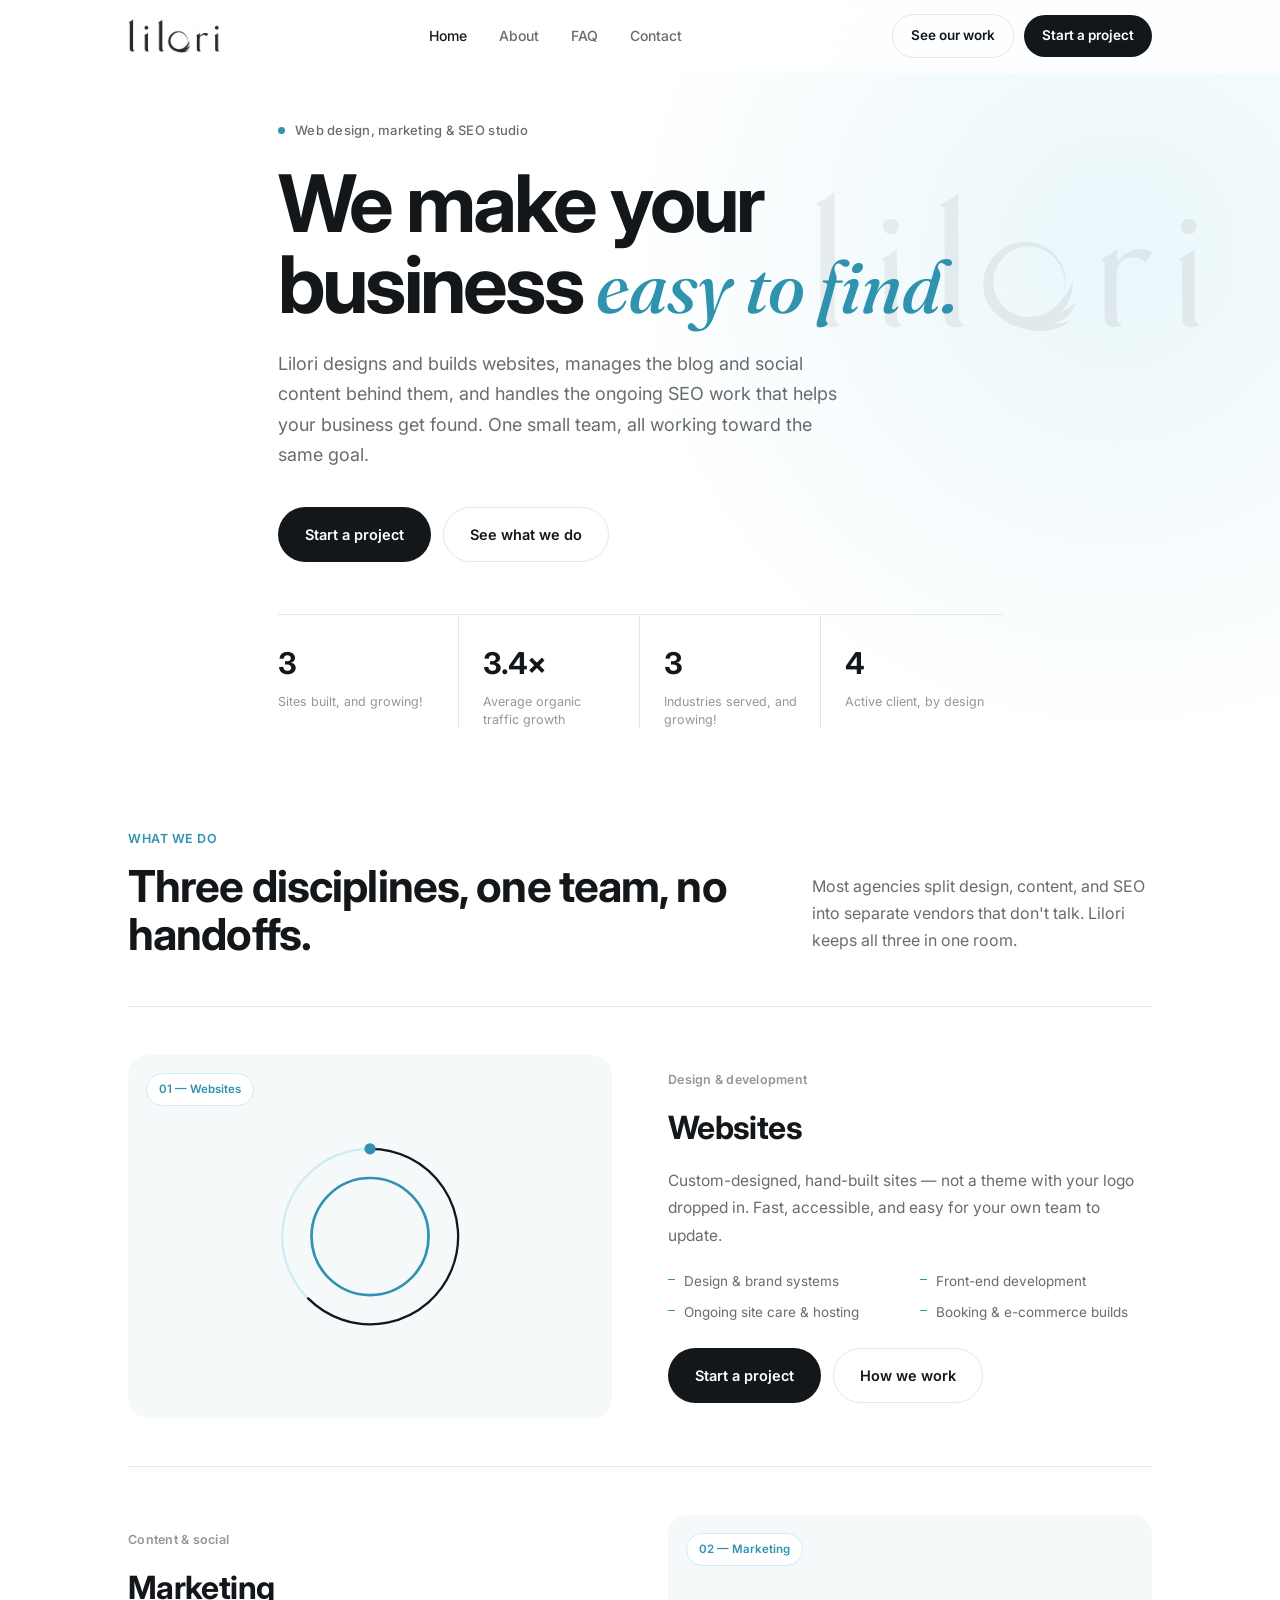
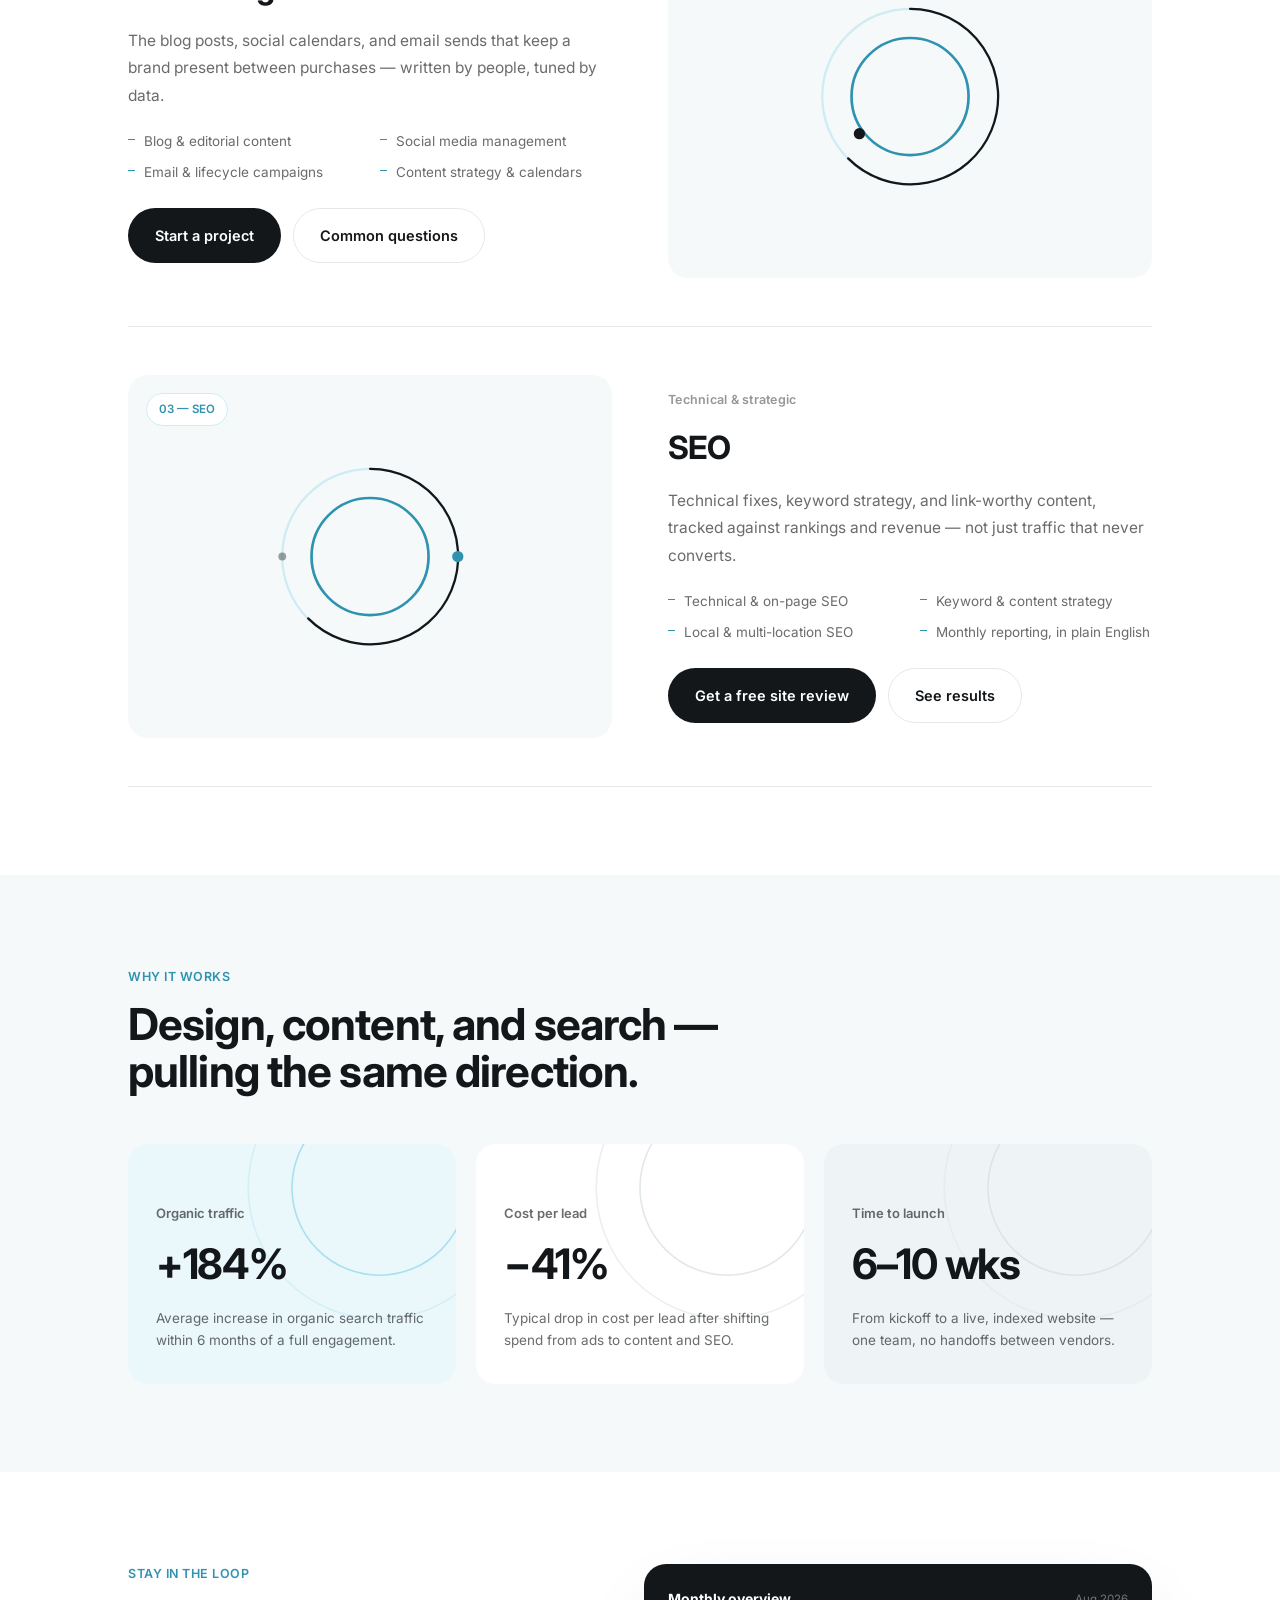
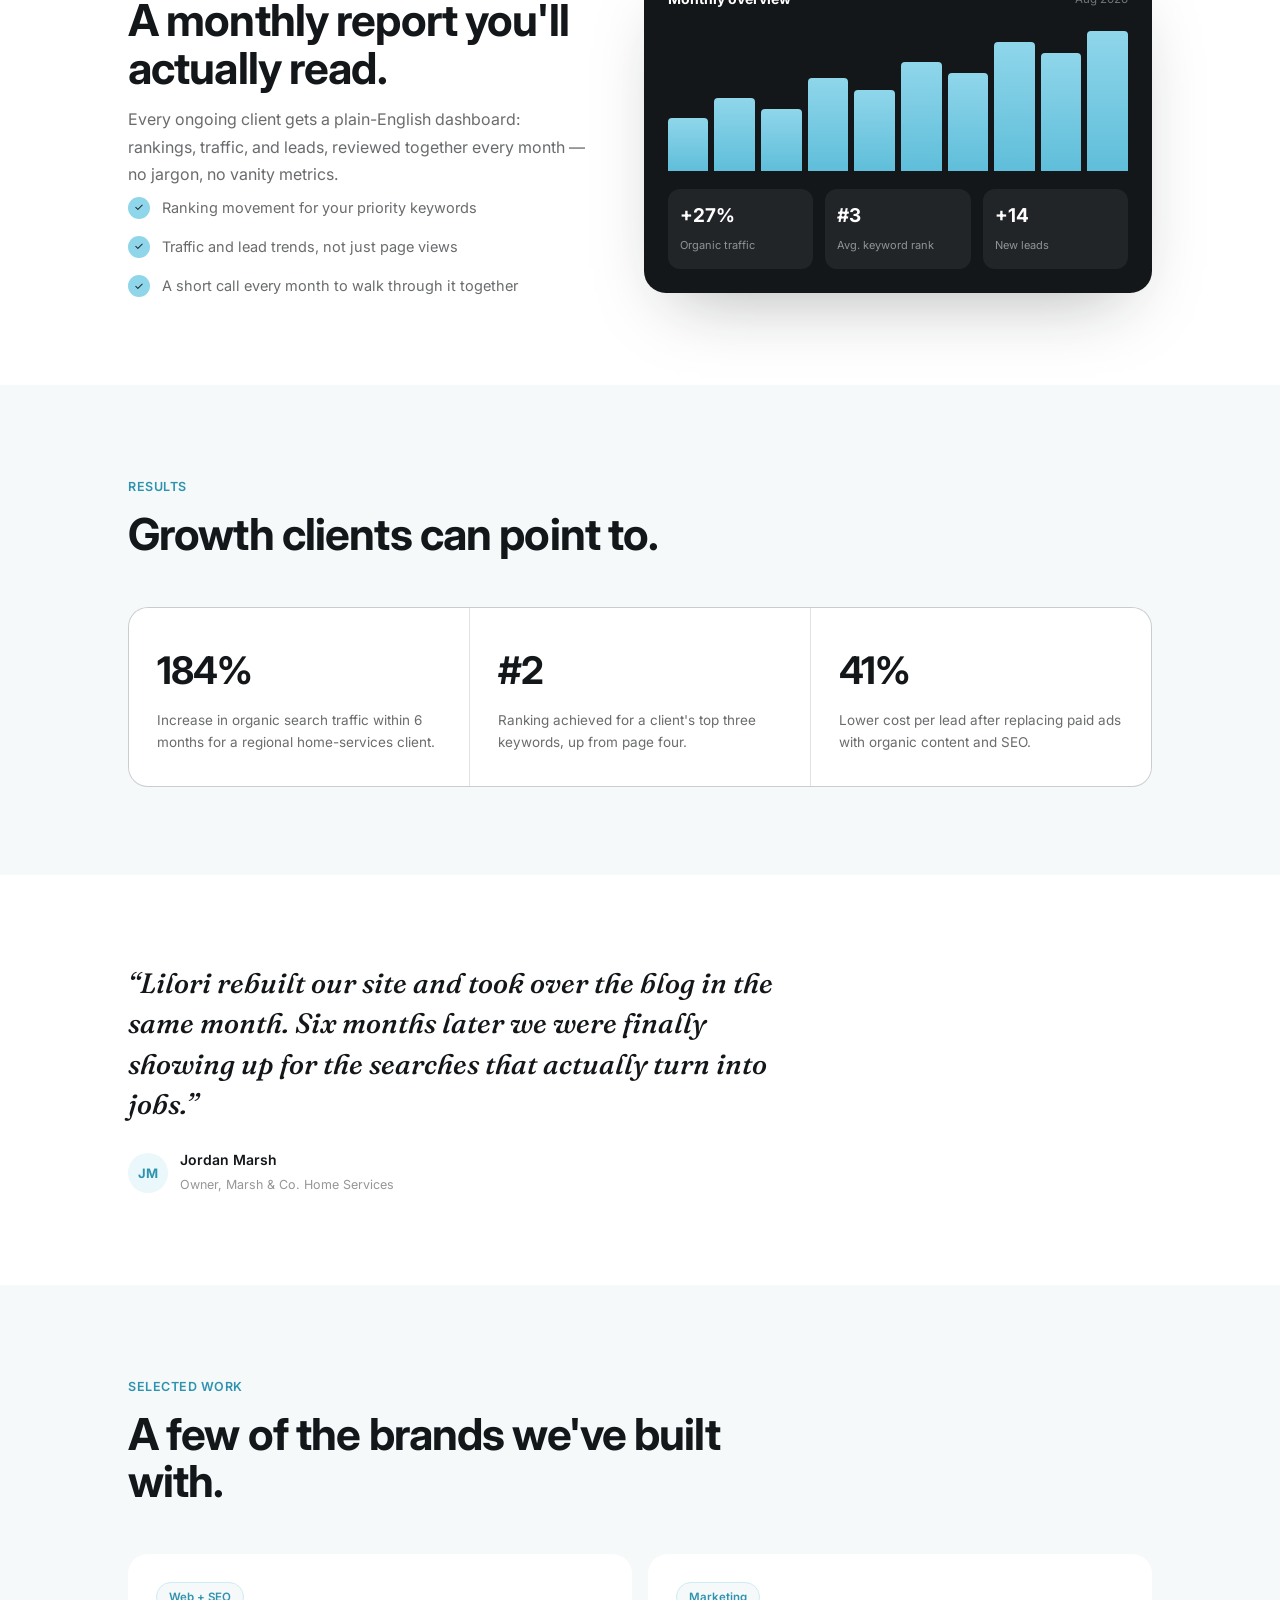
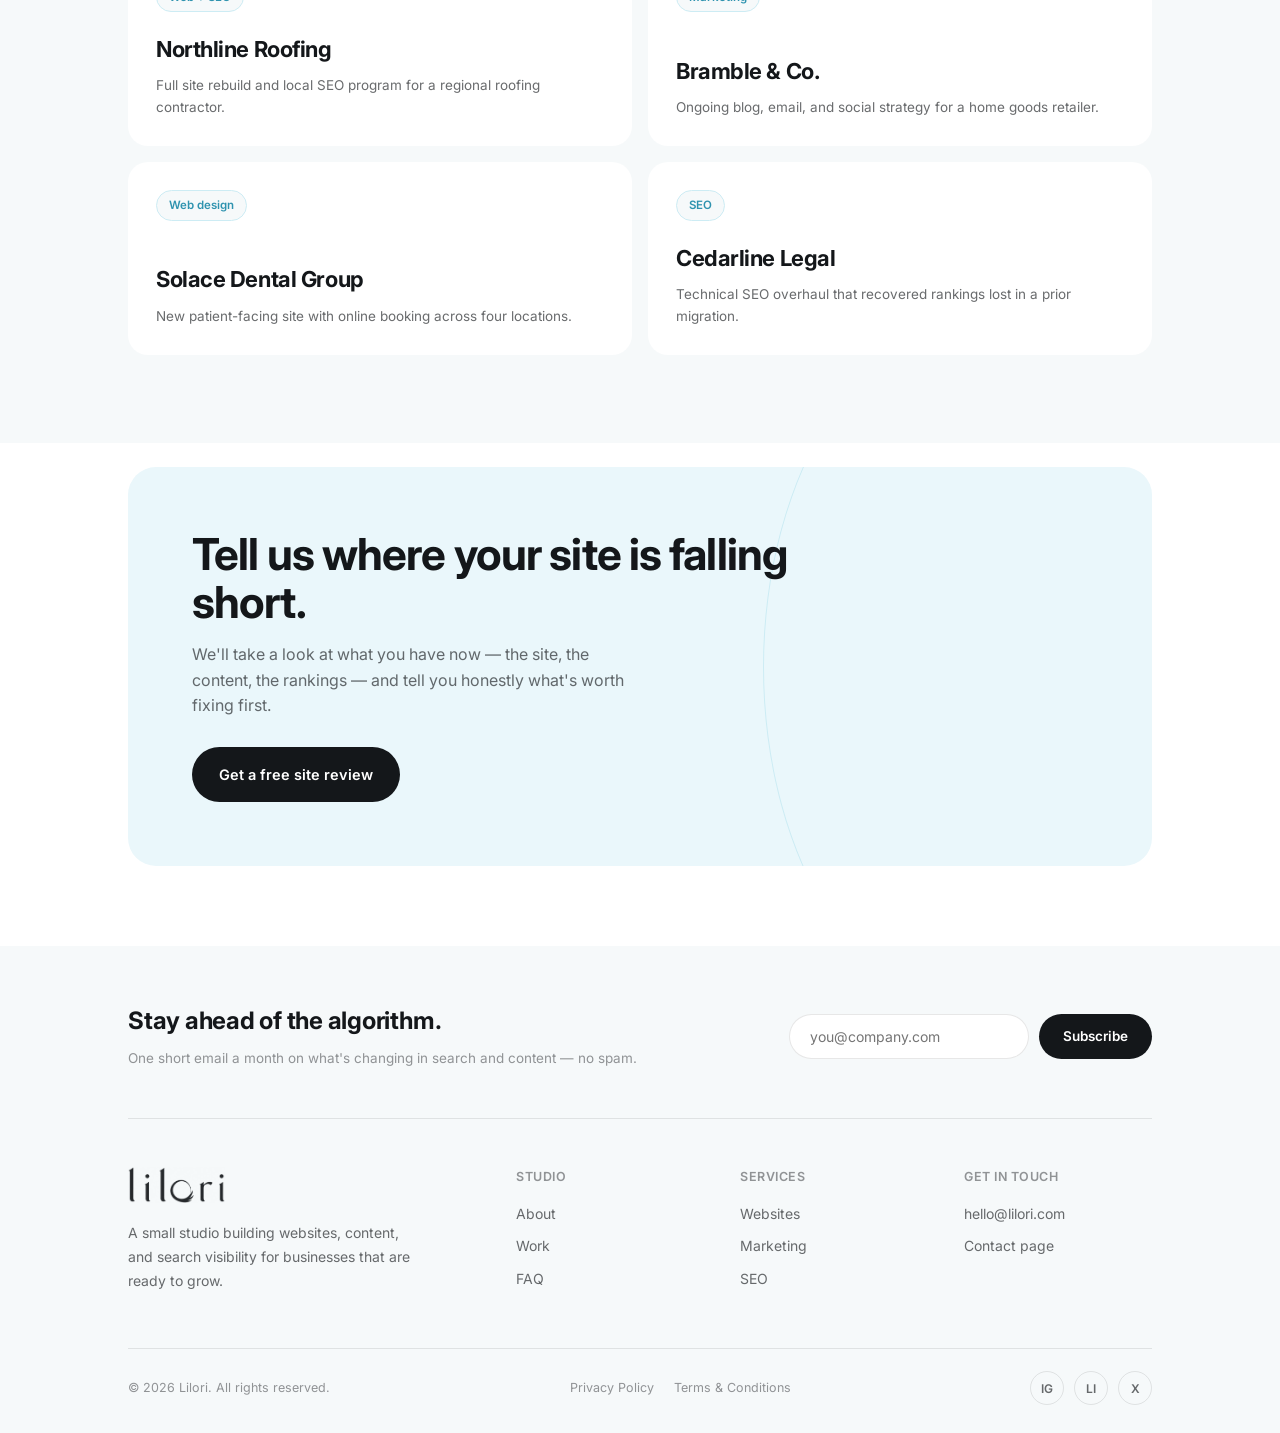
<file: index.html>
<!DOCTYPE html>
<html lang="en">
<head>
  <meta charset="UTF-8">
  <meta name="viewport" content="width=device-width, initial-scale=1.0">
  <title>Lilori — Websites, Marketing & SEO Built to Compound</title>
  <meta name="description" content="Lilori designs and builds websites, runs content and social marketing, and improves search rankings for growing businesses.">
  <meta name="theme-color" content="#ffffff">
  <link rel="icon" type="image/svg+xml" href="assets/lilori-logo.svg">
  <link rel="stylesheet" href="css/styles.css">
</head>
<body>
  <a class="skip-link" href="#main">Skip to content</a>
  <nav id="nav">
    <div class="nav-inner wrap">
      <a href="index.html" class="nav-logo"><img class="brand-mark" src="assets/lilori-logo.png" width="92" height="34" alt="Lilori"></a>
      <ul class="nav-links" id="navLinks">
        <li><a href="index.html">Home</a></li>
        <li><a href="about.html">About</a></li>
        <li><a href="faq.html">FAQ</a></li>
        <li><a href="contact.html">Contact</a></li>
        <li class="mobile-actions">
          <a href="index.html#work" class="btn btn-ghost">See our work</a>
          <a href="contact.html" class="btn btn-fill">Start a project</a>
        </li>
      </ul>
      <div class="nav-actions">
        <a href="index.html#work" class="nav-ghost">See our work</a>
        <a href="contact.html" class="nav-fill">Start a project</a>
      </div>
      <button class="nav-burger" id="burger" aria-label="Menu" aria-expanded="false" aria-controls="navLinks">
        <span></span><span></span><span></span>
      </button>
    </div>
  </nav>

  <main id="main">
    <section class="hero">
      <div class="hero-mark-wrap" aria-hidden="true">
        <img class="hero-mark" src="assets/lilori-logo.svg" alt="">
      </div>
      <div class="wrap hero-inner">
        <div class="hero-kicker"><span class="dot"></span><span>Web design, marketing &amp; SEO studio</span></div>
        <h1>We make your business <span class="serif">easy to find.</span></h1>
        <p>Lilori designs and builds websites, manages the blog and social content behind them, and handles the ongoing SEO work that helps your business get found. One small team, all working toward the same goal.</p>
        <div class="hero-actions">
          <a href="contact.html" class="btn btn-fill">Start a project</a>
          <a href="#services" class="btn btn-ghost">See what we do</a>
        </div>
        <div class="hero-strip">
          <div class="stat"><b>3</b><span>Sites built, and growing!</span></div>
          <div class="stat"><b>3.4×</b><span>Average organic traffic growth</span></div>
          <div class="stat"><b>3</b><span>Industries served, and growing!</span></div>
          <div class="stat"><b>4</b><span>Active client, by design</span></div>
        </div>
      </div>
    </section>

    <section class="band" id="services">
      <div class="wrap">
        <div class="head split" data-reveal>
          <div class="head-copy">
            <span class="eyebrow">What we do</span>
            <h2>Three disciplines, one team, no handoffs.</h2>
          </div>
          <p class="head-aside">Most agencies split design, content, and SEO into separate vendors that don't talk. Lilori keeps all three in one room.</p>
        </div>

        <div class="svc-row" data-reveal>
          <div class="svc-media">
            <span class="svc-tag">01 — Websites</span>
            <svg viewBox="0 0 200 200" fill="none" aria-hidden="true"><circle cx="100" cy="100" r="78" stroke="#CDECF4" stroke-width="2"/><circle cx="100" cy="100" r="52" stroke="#2F93AF" stroke-width="2.4"/><path d="M100 22a78 78 0 1 1 -55 133" stroke="#14171A" stroke-width="2" stroke-linecap="round"/><circle cx="100" cy="22" r="5" fill="#2F93AF"/></svg>
          </div>
          <div class="svc-body">
            <div class="svc-eyebrow">Design &amp; development</div>
            <h3>Websites</h3>
            <p>Custom-designed, hand-built sites — not a theme with your logo dropped in. Fast, accessible, and easy for your own team to update.</p>
            <ul class="svc-specs">
              <li>Design &amp; brand systems</li>
              <li>Front-end development</li>
              <li>Ongoing site care &amp; hosting</li>
              <li>Booking &amp; e-commerce builds</li>
            </ul>
            <div class="svc-links">
              <a href="contact.html" class="btn btn-fill">Start a project</a>
              <a href="about.html" class="btn btn-ghost">How we work</a>
            </div>
          </div>
        </div>

        <div class="svc-row rev" data-reveal>
          <div class="svc-media">
            <span class="svc-tag">02 — Marketing</span>
            <svg viewBox="0 0 200 200" fill="none" aria-hidden="true"><circle cx="100" cy="100" r="78" stroke="#CDECF4" stroke-width="2"/><circle cx="100" cy="100" r="52" stroke="#2F93AF" stroke-width="2.4"/><path d="M100 22a78 78 0 1 1 -55 133" stroke="#14171A" stroke-width="2" stroke-linecap="round"/><circle cx="55" cy="133" r="5" fill="#14171A"/></svg>
          </div>
          <div class="svc-body">
            <div class="svc-eyebrow">Content &amp; social</div>
            <h3>Marketing</h3>
            <p>The blog posts, social calendars, and email sends that keep a brand present between purchases — written by people, tuned by data.</p>
            <ul class="svc-specs">
              <li>Blog &amp; editorial content</li>
              <li>Social media management</li>
              <li>Email &amp; lifecycle campaigns</li>
              <li>Content strategy &amp; calendars</li>
            </ul>
            <div class="svc-links">
              <a href="contact.html" class="btn btn-fill">Start a project</a>
              <a href="faq.html" class="btn btn-ghost">Common questions</a>
            </div>
          </div>
        </div>

        <div class="svc-row" data-reveal>
          <div class="svc-media">
            <span class="svc-tag">03 — SEO</span>
            <svg viewBox="0 0 200 200" fill="none" aria-hidden="true"><circle cx="100" cy="100" r="78" stroke="#CDECF4" stroke-width="2"/><circle cx="100" cy="100" r="52" stroke="#2F93AF" stroke-width="2.4"/><path d="M100 22a78 78 0 1 1 -55 133" stroke="#14171A" stroke-width="2" stroke-linecap="round"/><circle cx="178" cy="100" r="5" fill="#2F93AF"/><circle cx="22" cy="100" r="3.5" fill="#14171A" opacity=".4"/></svg>
          </div>
          <div class="svc-body">
            <div class="svc-eyebrow">Technical &amp; strategic</div>
            <h3>SEO</h3>
            <p>Technical fixes, keyword strategy, and link-worthy content, tracked against rankings and revenue — not just traffic that never converts.</p>
            <ul class="svc-specs">
              <li>Technical &amp; on-page SEO</li>
              <li>Keyword &amp; content strategy</li>
              <li>Local &amp; multi-location SEO</li>
              <li>Monthly reporting, in plain English</li>
            </ul>
            <div class="svc-links">
              <a href="contact.html" class="btn btn-fill">Get a free site review</a>
              <a href="#results" class="btn btn-ghost">See results</a>
            </div>
          </div>
        </div>
      </div>
    </section>

    <section class="band alt">
      <div class="wrap">
        <div class="head" data-reveal>
          <span class="eyebrow">Why it works</span>
          <h2>Design, content, and search — pulling the same direction.</h2>
        </div>
        <div class="benefits-grid" data-reveal>
          <div class="benefit-card benefit-1">
            <svg class="ring-bg" viewBox="0 0 300 280" fill="none" aria-hidden="true"><circle cx="230" cy="40" r="120" stroke="#CDECF4" stroke-width="1.5"/><circle cx="230" cy="40" r="80" stroke="#8FD6EA" stroke-width="1.5"/></svg>
            <div class="b-label">Organic traffic</div>
            <div class="b-metric">+184%</div>
            <div class="b-desc">Average increase in organic search traffic within 6 months of a full engagement.</div>
          </div>
          <div class="benefit-card benefit-2">
            <svg class="ring-bg" viewBox="0 0 300 280" fill="none" aria-hidden="true"><circle cx="230" cy="40" r="120" stroke="#E4E9EB" stroke-width="1.5"/><circle cx="230" cy="40" r="80" stroke="#D7DEE1" stroke-width="1.5"/></svg>
            <div class="b-label">Cost per lead</div>
            <div class="b-metric">−41%</div>
            <div class="b-desc">Typical drop in cost per lead after shifting spend from ads to content and SEO.</div>
          </div>
          <div class="benefit-card benefit-3">
            <svg class="ring-bg" viewBox="0 0 300 280" fill="none" aria-hidden="true"><circle cx="230" cy="40" r="120" stroke="#E4E9EB" stroke-width="1.5"/><circle cx="230" cy="40" r="80" stroke="#D7DEE1" stroke-width="1.5"/></svg>
            <div class="b-label">Time to launch</div>
            <div class="b-metric">6–10 wks</div>
            <div class="b-desc">From kickoff to a live, indexed website — one team, no handoffs between vendors.</div>
          </div>
        </div>
      </div>
    </section>

    <section class="band">
      <div class="wrap feature-split">
        <div class="feature-copy" data-reveal>
          <div class="head">
            <span class="eyebrow">Stay in the loop</span>
            <h2>A monthly report you'll actually read.</h2>
            <p>Every ongoing client gets a plain-English dashboard: rankings, traffic, and leads, reviewed together every month — no jargon, no vanity metrics.</p>
          </div>
          <ul class="feature-list">
            <li><span class="feature-check">✓</span> Ranking movement for your priority keywords</li>
            <li><span class="feature-check">✓</span> Traffic and lead trends, not just page views</li>
            <li><span class="feature-check">✓</span> A short call every month to walk through it together</li>
          </ul>
        </div>
        <div data-reveal>
          <div class="dash-mock">
            <div class="dash-top"><b>Monthly overview</b><span>Aug 2026</span></div>
            <div class="dash-chart">
              <i style="height:38%"></i><i style="height:52%"></i><i style="height:44%"></i><i style="height:66%"></i>
              <i style="height:58%"></i><i style="height:78%"></i><i style="height:70%"></i><i style="height:92%"></i>
              <i style="height:84%"></i><i style="height:100%"></i>
            </div>
            <div class="dash-stats">
              <div><b>+27%</b><span>Organic traffic</span></div>
              <div><b>#3</b><span>Avg. keyword rank</span></div>
              <div><b>+14</b><span>New leads</span></div>
            </div>
          </div>
        </div>
      </div>
    </section>

    <section class="band alt" id="results">
      <div class="wrap">
        <div class="head" data-reveal>
          <span class="eyebrow">Results</span>
          <h2>Growth clients can point to.</h2>
        </div>
        <div class="results-grid" data-reveal>
          <div class="result-card">
            <div class="result-metric">184%</div>
            <div class="result-label">Increase in organic search traffic within 6 months for a regional home-services client.</div>
          </div>
          <div class="result-card">
            <div class="result-metric">#2</div>
            <div class="result-label">Ranking achieved for a client's top three keywords, up from page four.</div>
          </div>
          <div class="result-card">
            <div class="result-metric">41%</div>
            <div class="result-label">Lower cost per lead after replacing paid ads with organic content and SEO.</div>
          </div>
        </div>
      </div>
    </section>

    <section class="band">
      <div class="wrap">
        <div class="quote-card" data-reveal>
          <p>&ldquo;Lilori rebuilt our site and took over the blog in the same month. Six months later we were finally showing up for the searches that actually turn into jobs.&rdquo;</p>
          <div class="quote-who">
            <div class="quote-avatar">JM</div>
            <div>
              <b>Jordan Marsh</b>
              <span>Owner, Marsh &amp; Co. Home Services</span>
            </div>
          </div>
        </div>
      </div>
    </section>

    <section class="band alt" id="work">
      <div class="wrap">
        <div class="head" data-reveal>
          <span class="eyebrow">Selected work</span>
          <h2>A few of the brands we've built with.</h2>
        </div>
        <div class="work-grid" data-reveal>
          <div class="work-card">
            <span class="work-tag">Web + SEO</span>
            <div>
              <h3>Northline Roofing</h3>
              <p>Full site rebuild and local SEO program for a regional roofing contractor.</p>
            </div>
          </div>
          <div class="work-card">
            <span class="work-tag">Marketing</span>
            <div>
              <h3>Bramble &amp; Co.</h3>
              <p>Ongoing blog, email, and social strategy for a home goods retailer.</p>
            </div>
          </div>
          <div class="work-card">
            <span class="work-tag">Web design</span>
            <div>
              <h3>Solace Dental Group</h3>
              <p>New patient-facing site with online booking across four locations.</p>
            </div>
          </div>
          <div class="work-card">
            <span class="work-tag">SEO</span>
            <div>
              <h3>Cedarline Legal</h3>
              <p>Technical SEO overhaul that recovered rankings lost in a prior migration.</p>
            </div>
          </div>
        </div>
      </div>
    </section>

    <section class="cta-section">
      <div class="wrap">
        <div class="cta-band" data-reveal>
          <div class="cta-inner">
            <h2>Tell us where your site is falling short.</h2>
            <p>We'll take a look at what you have now — the site, the content, the rankings — and tell you honestly what's worth fixing first.</p>
            <a href="contact.html" class="btn btn-fill">Get a free site review</a>
          </div>
        </div>
      </div>
    </section>
  </main>

  <footer>
    <div class="wrap">
      <div class="foot-newsletter" data-reveal>
        <div>
          <h3>Stay ahead of the algorithm.</h3>
          <p>One short email a month on what's changing in search and content — no spam.</p>
        </div>
        <form class="nl-form" id="nlForm">
          <input type="email" placeholder="you@company.com" required aria-label="Email address">
          <button type="submit">Subscribe</button>
        </form>
      </div>
      <div class="foot-top">
        <div class="foot-brand">
          <img class="brand-mark" src="assets/lilori-logo.png" width="92" height="34" alt="Lilori">
          <p>A small studio building websites, content, and search visibility for businesses that are ready to grow.</p>
        </div>
        <div class="foot-col">
          <h4>Studio</h4>
          <a href="about.html">About</a>
          <a href="index.html#work">Work</a>
          <a href="faq.html">FAQ</a>
        </div>
        <div class="foot-col">
          <h4>Services</h4>
          <a href="index.html#services">Websites</a>
          <a href="index.html#services">Marketing</a>
          <a href="index.html#services">SEO</a>
        </div>
        <div class="foot-col">
          <h4>Get in touch</h4>
          <a href="mailto:hello@lilori.com">hello@lilori.com</a>
          <a href="contact.html">Contact page</a>
        </div>
      </div>
      <div class="foot-bottom">
        <span>© 2026 Lilori. All rights reserved.</span>
        <div class="foot-legal">
          <a href="privacy.html">Privacy Policy</a>
          <a href="terms.html">Terms &amp; Conditions</a>
        </div>
        <div class="foot-social">
          <a href="#" aria-label="Instagram">IG</a>
          <a href="#" aria-label="LinkedIn">LI</a>
          <a href="#" aria-label="X">X</a>
        </div>
      </div>
    </div>
  </footer>
  <script src="js/main.js"></script>
</body>
</html>
</file>
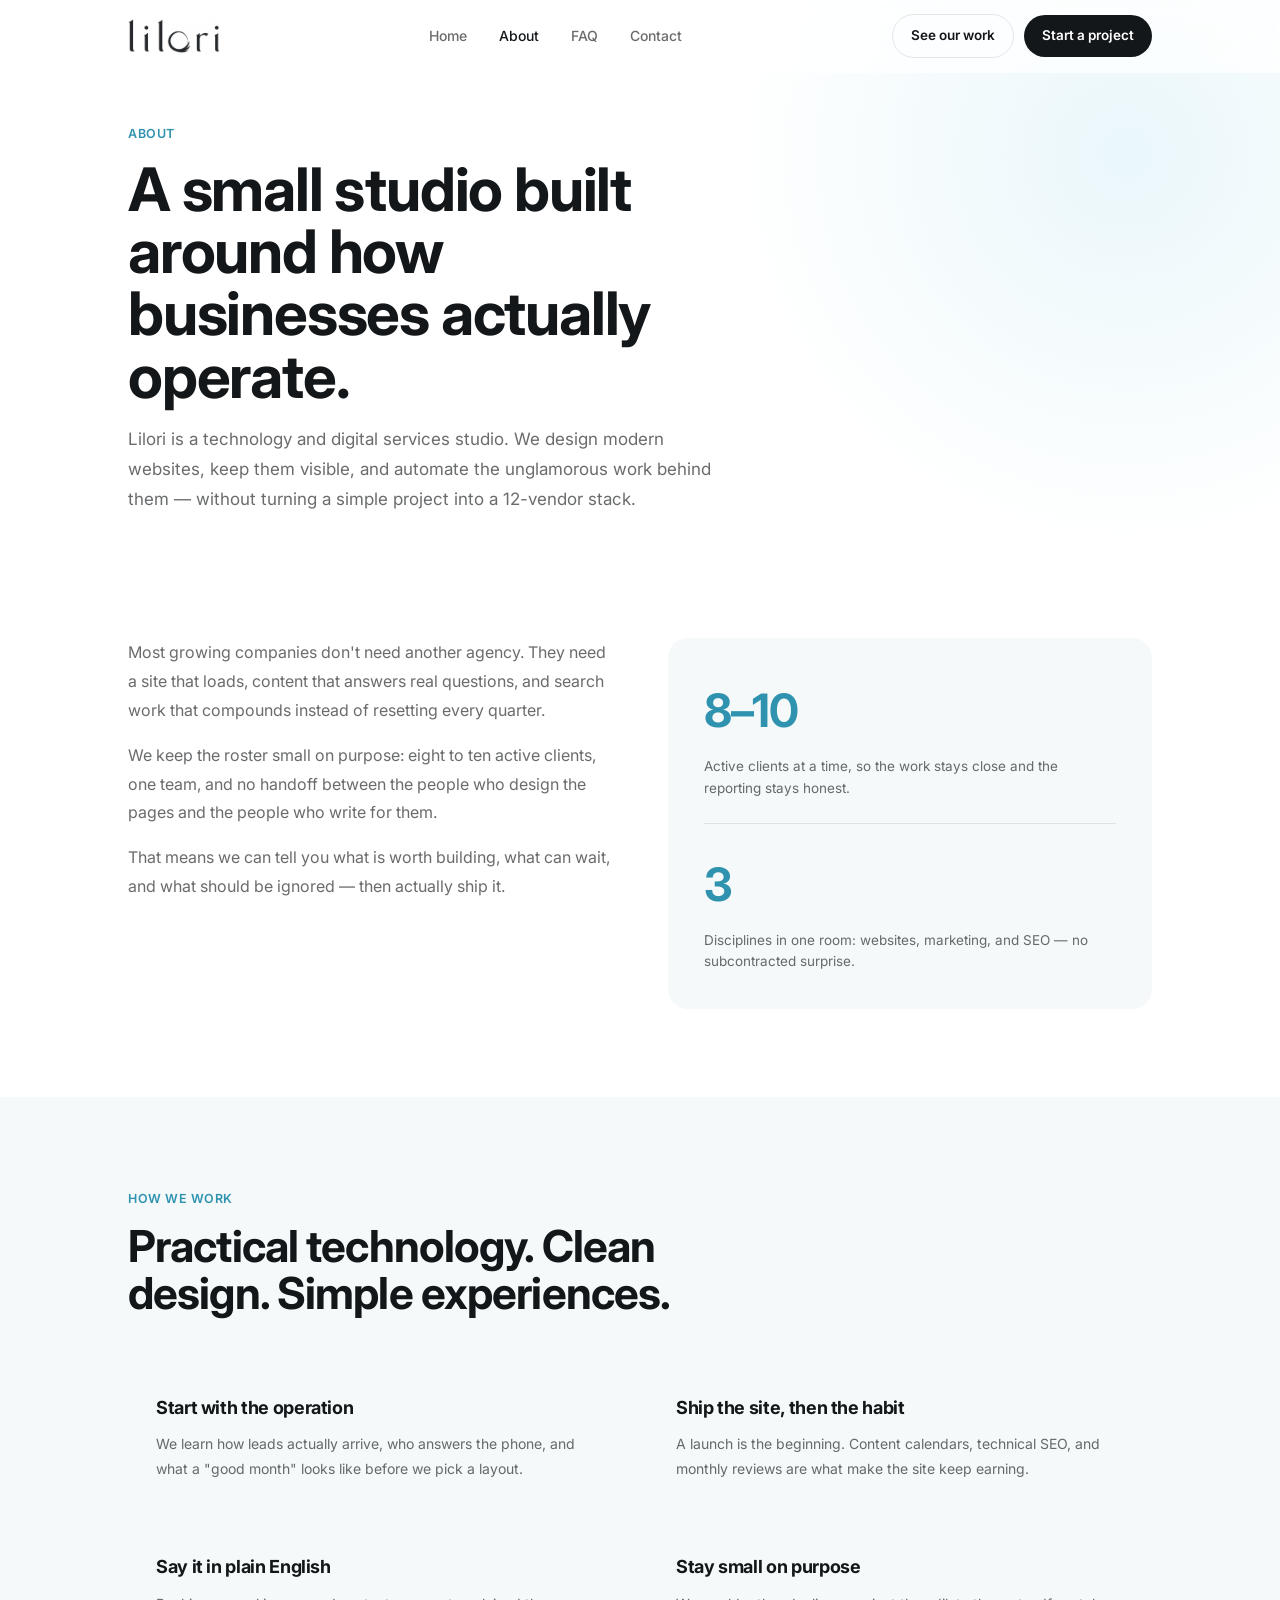
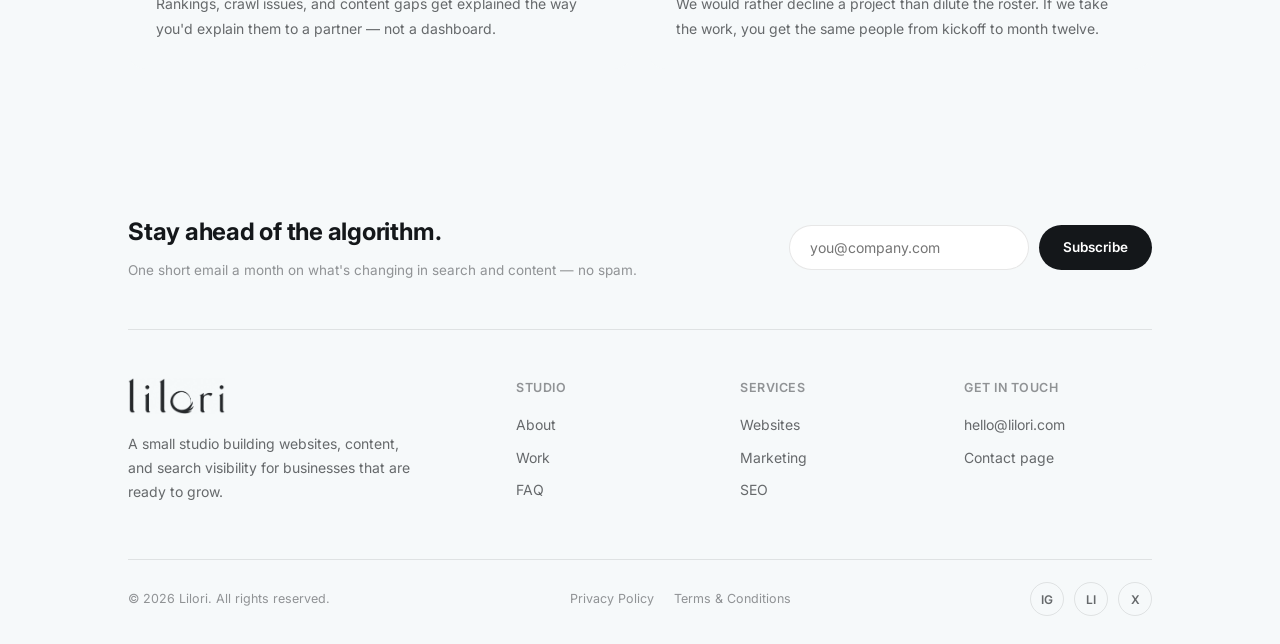
<file: about.html>
<!DOCTYPE html>
<html lang="en">
<head>
  <meta charset="UTF-8">
  <meta name="viewport" content="width=device-width, initial-scale=1.0">
  <title>About Lilori — A small studio for websites, marketing & SEO</title>
  <meta name="description" content="Lilori is a small studio that designs websites, runs content, and improves search visibility for growing businesses.">
  <meta name="theme-color" content="#ffffff">
  <link rel="icon" type="image/svg+xml" href="assets/lilori-logo.svg">
  <link rel="stylesheet" href="css/styles.css">
</head>
<body>
  <a class="skip-link" href="#main">Skip to content</a>
  <nav id="nav">
    <div class="nav-inner wrap">
      <a href="index.html" class="nav-logo"><img class="brand-mark" src="assets/lilori-logo.png" width="92" height="34" alt="Lilori"></a>
      <ul class="nav-links" id="navLinks">
        <li><a href="index.html">Home</a></li>
        <li><a href="about.html">About</a></li>
        <li><a href="faq.html">FAQ</a></li>
        <li><a href="contact.html">Contact</a></li>
        <li class="mobile-actions">
          <a href="index.html#work" class="btn btn-ghost">See our work</a>
          <a href="contact.html" class="btn btn-fill">Start a project</a>
        </li>
      </ul>
      <div class="nav-actions">
        <a href="index.html#work" class="nav-ghost">See our work</a>
        <a href="contact.html" class="nav-fill">Start a project</a>
      </div>
      <button class="nav-burger" id="burger" aria-label="Menu" aria-expanded="false" aria-controls="navLinks">
        <span></span><span></span><span></span>
      </button>
    </div>
  </nav>
  <main id="main">

    <header class="page-hero">
      <div class="wrap">
        <span class="eyebrow">About</span>
        <h1>A small studio built around how businesses actually operate.</h1>
        <p>Lilori is a technology and digital services studio. We design modern websites, keep them visible, and automate the unglamorous work behind them — without turning a simple project into a 12-vendor stack.</p>
      </div>
    </header>
    <section class="band">
      <div class="wrap about-story">
        <div data-reveal>
          <p>Most growing companies don't need another agency. They need a site that loads, content that answers real questions, and search work that compounds instead of resetting every quarter.</p>
          <p>We keep the roster small on purpose: eight to ten active clients, one team, and no handoff between the people who design the pages and the people who write for them.</p>
          <p>That means we can tell you what is worth building, what can wait, and what should be ignored — then actually ship it.</p>
        </div>
        <aside class="about-figure" data-reveal>
          <div class="big">8–10</div>
          <div class="cap">Active clients at a time, so the work stays close and the reporting stays honest.</div>
          <hr>
          <div class="big">3</div>
          <div class="cap">Disciplines in one room: websites, marketing, and SEO — no subcontracted surprise.</div>
        </aside>
      </div>
    </section>
    <section class="band alt">
      <div class="wrap">
        <div class="head" data-reveal>
          <span class="eyebrow">How we work</span>
          <h2>Practical technology. Clean design. Simple experiences.</h2>
        </div>
        <div class="values-grid" data-reveal>
          <article class="value-card"><h3>Start with the operation</h3><p>We learn how leads actually arrive, who answers the phone, and what a "good month" looks like before we pick a layout.</p></article>
          <article class="value-card"><h3>Ship the site, then the habit</h3><p>A launch is the beginning. Content calendars, technical SEO, and monthly reviews are what make the site keep earning.</p></article>
          <article class="value-card"><h3>Say it in plain English</h3><p>Rankings, crawl issues, and content gaps get explained the way you'd explain them to a partner — not a dashboard.</p></article>
          <article class="value-card"><h3>Stay small on purpose</h3><p>We would rather decline a project than dilute the roster. If we take the work, you get the same people from kickoff to month twelve.</p></article>
        </div>
      </div>
    </section>

  </main>
  <footer>
    <div class="wrap">
      <div class="foot-newsletter" data-reveal>
        <div>
          <h3>Stay ahead of the algorithm.</h3>
          <p>One short email a month on what's changing in search and content — no spam.</p>
        </div>
        <form class="nl-form" id="nlForm">
          <input type="email" placeholder="you@company.com" required aria-label="Email address">
          <button type="submit">Subscribe</button>
        </form>
      </div>
      <div class="foot-top">
        <div class="foot-brand">
          <img class="brand-mark" src="assets/lilori-logo.png" width="92" height="34" alt="Lilori">
          <p>A small studio building websites, content, and search visibility for businesses that are ready to grow.</p>
        </div>
        <div class="foot-col">
          <h4>Studio</h4>
          <a href="about.html">About</a>
          <a href="index.html#work">Work</a>
          <a href="faq.html">FAQ</a>
        </div>
        <div class="foot-col">
          <h4>Services</h4>
          <a href="index.html#services">Websites</a>
          <a href="index.html#services">Marketing</a>
          <a href="index.html#services">SEO</a>
        </div>
        <div class="foot-col">
          <h4>Get in touch</h4>
          <a href="mailto:hello@lilori.com">hello@lilori.com</a>
          <a href="contact.html">Contact page</a>
        </div>
      </div>
      <div class="foot-bottom">
        <span>© 2026 Lilori. All rights reserved.</span>
        <div class="foot-legal">
          <a href="privacy.html">Privacy Policy</a>
          <a href="terms.html">Terms &amp; Conditions</a>
        </div>
        <div class="foot-social">
          <a href="#" aria-label="Instagram">IG</a>
          <a href="#" aria-label="LinkedIn">LI</a>
          <a href="#" aria-label="X">X</a>
        </div>
      </div>
    </div>
  </footer>
  <script src="js/main.js"></script>
</body>
</html>
</file>
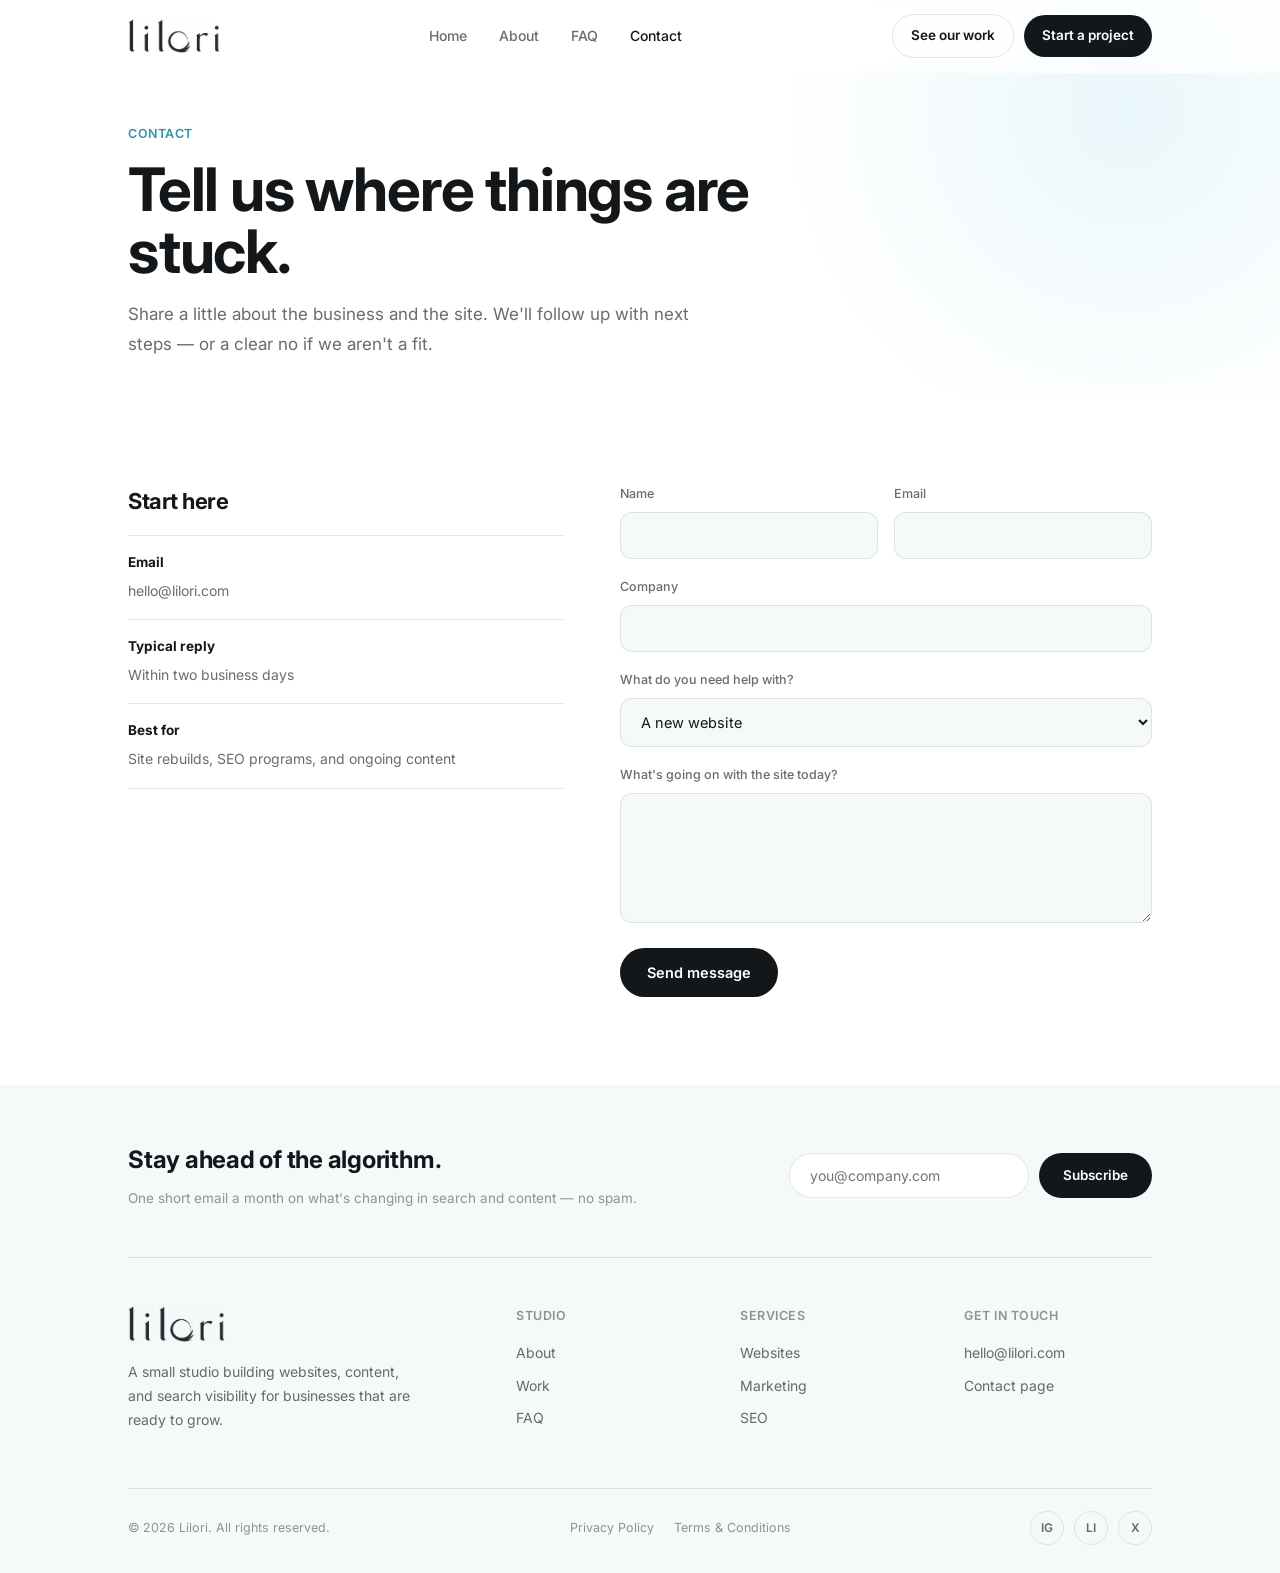
<file: contact.html>
<!DOCTYPE html>
<html lang="en">
<head>
  <meta charset="UTF-8">
  <meta name="viewport" content="width=device-width, initial-scale=1.0">
  <title>Contact Lilori</title>
  <meta name="description" content="Start a project or request a free site review from Lilori.">
  <meta name="theme-color" content="#ffffff">
  <link rel="icon" type="image/svg+xml" href="assets/lilori-logo.svg">
  <link rel="stylesheet" href="css/styles.css">
</head>
<body>
  <a class="skip-link" href="#main">Skip to content</a>
  <nav id="nav">
    <div class="nav-inner wrap">
      <a href="index.html" class="nav-logo"><img class="brand-mark" src="assets/lilori-logo.png" width="92" height="34" alt="Lilori"></a>
      <ul class="nav-links" id="navLinks">
        <li><a href="index.html">Home</a></li>
        <li><a href="about.html">About</a></li>
        <li><a href="faq.html">FAQ</a></li>
        <li><a href="contact.html">Contact</a></li>
        <li class="mobile-actions">
          <a href="index.html#work" class="btn btn-ghost">See our work</a>
          <a href="contact.html" class="btn btn-fill">Start a project</a>
        </li>
      </ul>
      <div class="nav-actions">
        <a href="index.html#work" class="nav-ghost">See our work</a>
        <a href="contact.html" class="nav-fill">Start a project</a>
      </div>
      <button class="nav-burger" id="burger" aria-label="Menu" aria-expanded="false" aria-controls="navLinks">
        <span></span><span></span><span></span>
      </button>
    </div>
  </nav>
  <main id="main">

    <header class="page-hero">
      <div class="wrap">
        <span class="eyebrow">Contact</span>
        <h1>Tell us where things are stuck.</h1>
        <p>Share a little about the business and the site. We'll follow up with next steps — or a clear no if we aren't a fit.</p>
      </div>
    </header>
    <section class="band">
      <div class="wrap contact-grid">
        <div class="contact-info" data-reveal>
          <h3>Start here</h3>
          <div class="info-row">
            <div><b>Email</b><a href="mailto:hello@lilori.com">hello@lilori.com</a></div>
          </div>
          <div class="info-row">
            <div><b>Typical reply</b><span>Within two business days</span></div>
          </div>
          <div class="info-row">
            <div><b>Best for</b><span>Site rebuilds, SEO programs, and ongoing content</span></div>
          </div>
        </div>
        <form id="contactForm" data-reveal>
          <div class="field-row">
            <div class="field">
              <label for="name">Name</label>
              <input id="name" name="name" required autocomplete="name">
            </div>
            <div class="field">
              <label for="email">Email</label>
              <input id="email" name="email" type="email" required autocomplete="email">
            </div>
          </div>
          <div class="field">
            <label for="company">Company</label>
            <input id="company" name="company" autocomplete="organization">
          </div>
          <div class="field">
            <label for="need">What do you need help with?</label>
            <select id="need" name="need">
              <option>A new website</option>
              <option>SEO</option>
              <option>Content &amp; marketing</option>
              <option>A mix of the above</option>
              <option>Not sure yet</option>
            </select>
          </div>
          <div class="field">
            <label for="message">What's going on with the site today?</label>
            <textarea id="message" name="message" required></textarea>
          </div>
          <button type="submit" class="btn btn-fill">Send message</button>
        </form>
      </div>
    </section>

  </main>
  <footer>
    <div class="wrap">
      <div class="foot-newsletter" data-reveal>
        <div>
          <h3>Stay ahead of the algorithm.</h3>
          <p>One short email a month on what's changing in search and content — no spam.</p>
        </div>
        <form class="nl-form" id="nlForm">
          <input type="email" placeholder="you@company.com" required aria-label="Email address">
          <button type="submit">Subscribe</button>
        </form>
      </div>
      <div class="foot-top">
        <div class="foot-brand">
          <img class="brand-mark" src="assets/lilori-logo.png" width="92" height="34" alt="Lilori">
          <p>A small studio building websites, content, and search visibility for businesses that are ready to grow.</p>
        </div>
        <div class="foot-col">
          <h4>Studio</h4>
          <a href="about.html">About</a>
          <a href="index.html#work">Work</a>
          <a href="faq.html">FAQ</a>
        </div>
        <div class="foot-col">
          <h4>Services</h4>
          <a href="index.html#services">Websites</a>
          <a href="index.html#services">Marketing</a>
          <a href="index.html#services">SEO</a>
        </div>
        <div class="foot-col">
          <h4>Get in touch</h4>
          <a href="mailto:hello@lilori.com">hello@lilori.com</a>
          <a href="contact.html">Contact page</a>
        </div>
      </div>
      <div class="foot-bottom">
        <span>© 2026 Lilori. All rights reserved.</span>
        <div class="foot-legal">
          <a href="privacy.html">Privacy Policy</a>
          <a href="terms.html">Terms &amp; Conditions</a>
        </div>
        <div class="foot-social">
          <a href="#" aria-label="Instagram">IG</a>
          <a href="#" aria-label="LinkedIn">LI</a>
          <a href="#" aria-label="X">X</a>
        </div>
      </div>
    </div>
  </footer>
  <script src="js/main.js"></script>
</body>
</html>
</file>
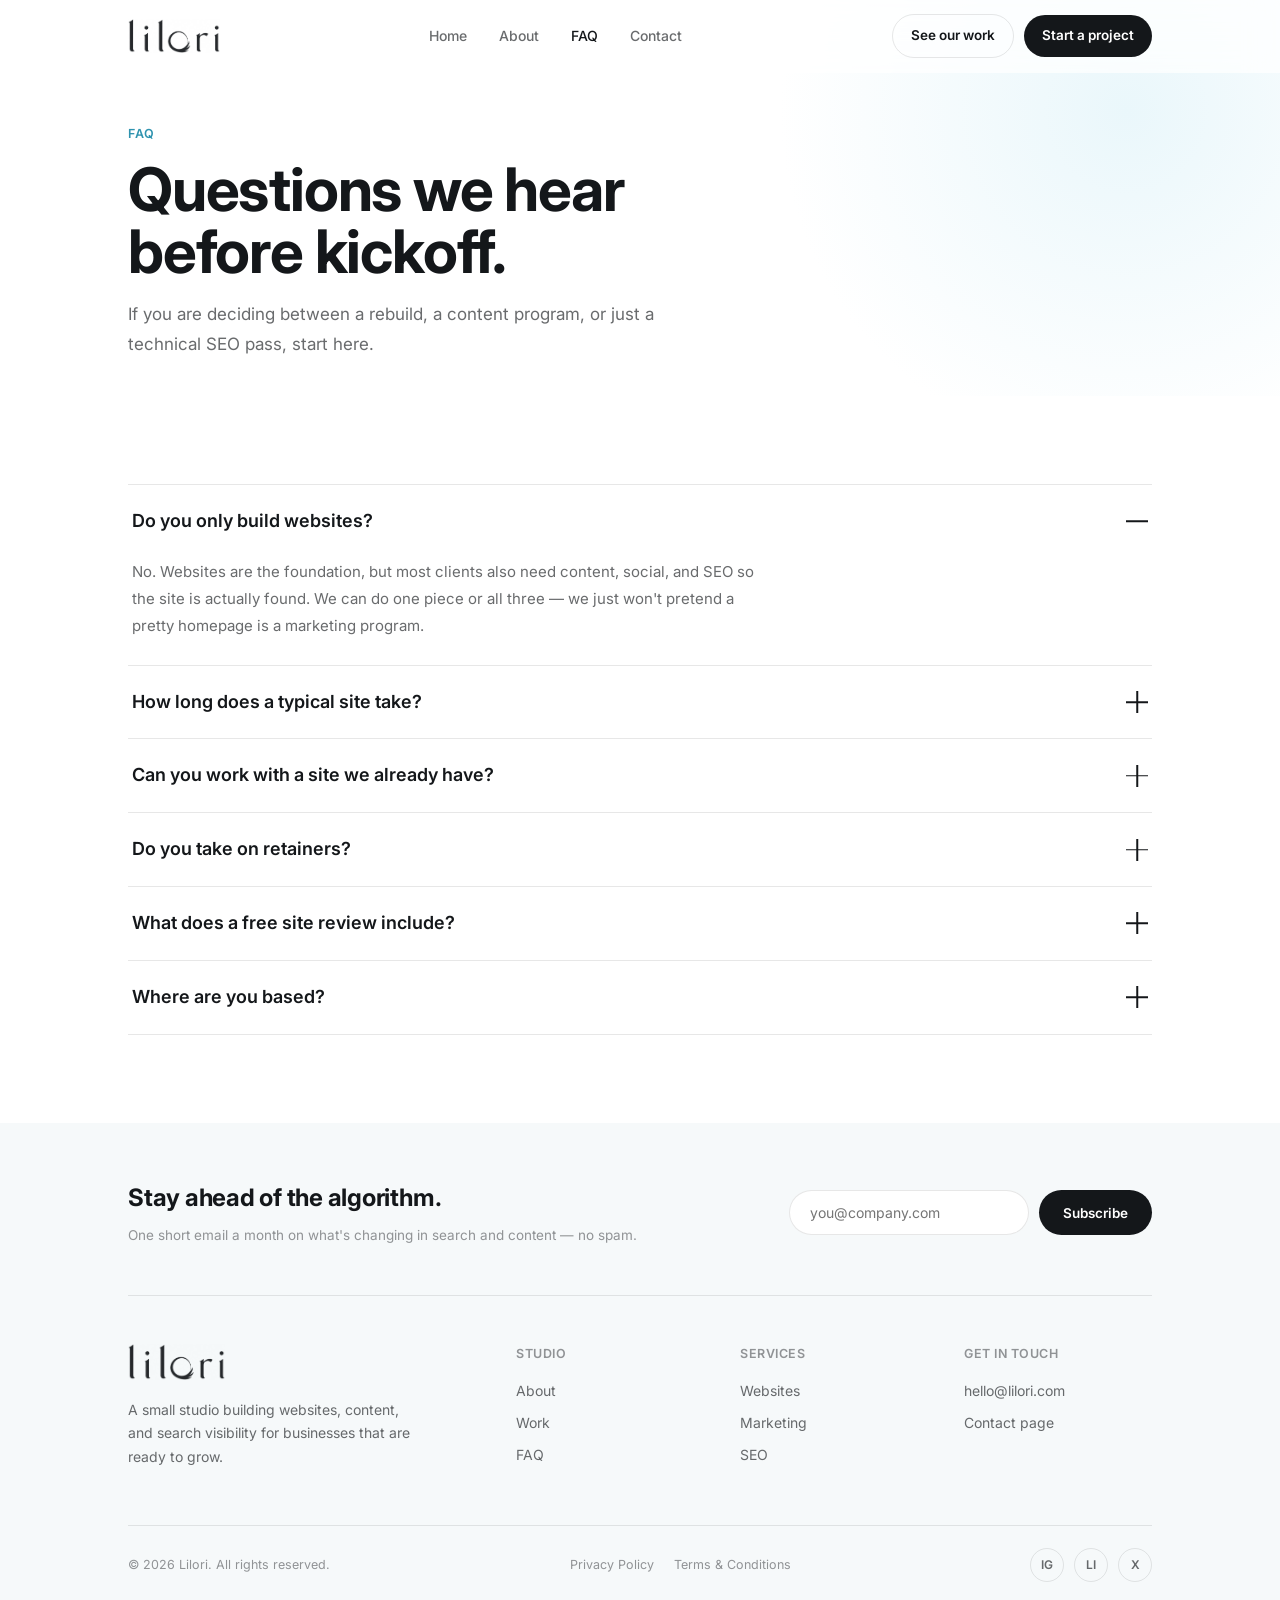
<file: faq.html>
<!DOCTYPE html>
<html lang="en">
<head>
  <meta charset="UTF-8">
  <meta name="viewport" content="width=device-width, initial-scale=1.0">
  <title>FAQ — Lilori</title>
  <meta name="description" content="Answers about Lilori websites, SEO retainers, timelines, and free site reviews.">
  <meta name="theme-color" content="#ffffff">
  <link rel="icon" type="image/svg+xml" href="assets/lilori-logo.svg">
  <link rel="stylesheet" href="css/styles.css">
</head>
<body>
  <a class="skip-link" href="#main">Skip to content</a>
  <nav id="nav">
    <div class="nav-inner wrap">
      <a href="index.html" class="nav-logo"><img class="brand-mark" src="assets/lilori-logo.png" width="92" height="34" alt="Lilori"></a>
      <ul class="nav-links" id="navLinks">
        <li><a href="index.html">Home</a></li>
        <li><a href="about.html">About</a></li>
        <li><a href="faq.html">FAQ</a></li>
        <li><a href="contact.html">Contact</a></li>
        <li class="mobile-actions">
          <a href="index.html#work" class="btn btn-ghost">See our work</a>
          <a href="contact.html" class="btn btn-fill">Start a project</a>
        </li>
      </ul>
      <div class="nav-actions">
        <a href="index.html#work" class="nav-ghost">See our work</a>
        <a href="contact.html" class="nav-fill">Start a project</a>
      </div>
      <button class="nav-burger" id="burger" aria-label="Menu" aria-expanded="false" aria-controls="navLinks">
        <span></span><span></span><span></span>
      </button>
    </div>
  </nav>
  <main id="main">

    <header class="page-hero">
      <div class="wrap">
        <span class="eyebrow">FAQ</span>
        <h1>Questions we hear before kickoff.</h1>
        <p>If you are deciding between a rebuild, a content program, or just a technical SEO pass, start here.</p>
      </div>
    </header>
    <section class="band">
      <div class="wrap">
        <div class="faq-list">
          <details class="faq-item" open>
            <summary>Do you only build websites?<span class="faq-plus"></span></summary>
            <p>No. Websites are the foundation, but most clients also need content, social, and SEO so the site is actually found. We can do one piece or all three — we just won't pretend a pretty homepage is a marketing program.</p>
          </details>
          <details class="faq-item">
            <summary>How long does a typical site take?<span class="faq-plus"></span></summary>
            <p>Most full builds land in six to ten weeks from kickoff to a live, indexed site. Timelines slip when brand decisions aren't made, copy isn't ready, or a third-party integration shows up late. We flag those early.</p>
          </details>
          <details class="faq-item">
            <summary>Can you work with a site we already have?<span class="faq-plus"></span></summary>
            <p>Yes. Plenty of engagements start with a technical review, a content audit, and a punch list instead of a rebuild. If the current site is holding you back, we'll say so. If it isn't, we won't sell you a new one.</p>
          </details>
          <details class="faq-item">
            <summary>Do you take on retainers?<span class="faq-plus"></span></summary>
            <p>Yes — that's how SEO and marketing work compounds. We keep a small number of ongoing clients so the monthly report is a real conversation, not a PDF that nobody reads.</p>
          </details>
          <details class="faq-item">
            <summary>What does a free site review include?<span class="faq-plus"></span></summary>
            <p>We look at speed, structure, obvious SEO gaps, and whether the pages match how people actually search for you. You get a short, honest note on what to fix first — even if we aren't the right team to do it.</p>
          </details>
          <details class="faq-item">
            <summary>Where are you based?<span class="faq-plus"></span></summary>
            <p>We work remotely with businesses across industries. Kickoff and monthly reviews happen on a call; the rest happens in the work.</p>
          </details>
        </div>
      </div>
    </section>

  </main>
  <footer>
    <div class="wrap">
      <div class="foot-newsletter" data-reveal>
        <div>
          <h3>Stay ahead of the algorithm.</h3>
          <p>One short email a month on what's changing in search and content — no spam.</p>
        </div>
        <form class="nl-form" id="nlForm">
          <input type="email" placeholder="you@company.com" required aria-label="Email address">
          <button type="submit">Subscribe</button>
        </form>
      </div>
      <div class="foot-top">
        <div class="foot-brand">
          <img class="brand-mark" src="assets/lilori-logo.png" width="92" height="34" alt="Lilori">
          <p>A small studio building websites, content, and search visibility for businesses that are ready to grow.</p>
        </div>
        <div class="foot-col">
          <h4>Studio</h4>
          <a href="about.html">About</a>
          <a href="index.html#work">Work</a>
          <a href="faq.html">FAQ</a>
        </div>
        <div class="foot-col">
          <h4>Services</h4>
          <a href="index.html#services">Websites</a>
          <a href="index.html#services">Marketing</a>
          <a href="index.html#services">SEO</a>
        </div>
        <div class="foot-col">
          <h4>Get in touch</h4>
          <a href="mailto:hello@lilori.com">hello@lilori.com</a>
          <a href="contact.html">Contact page</a>
        </div>
      </div>
      <div class="foot-bottom">
        <span>© 2026 Lilori. All rights reserved.</span>
        <div class="foot-legal">
          <a href="privacy.html">Privacy Policy</a>
          <a href="terms.html">Terms &amp; Conditions</a>
        </div>
        <div class="foot-social">
          <a href="#" aria-label="Instagram">IG</a>
          <a href="#" aria-label="LinkedIn">LI</a>
          <a href="#" aria-label="X">X</a>
        </div>
      </div>
    </div>
  </footer>
  <script src="js/main.js"></script>
</body>
</html>
</file>
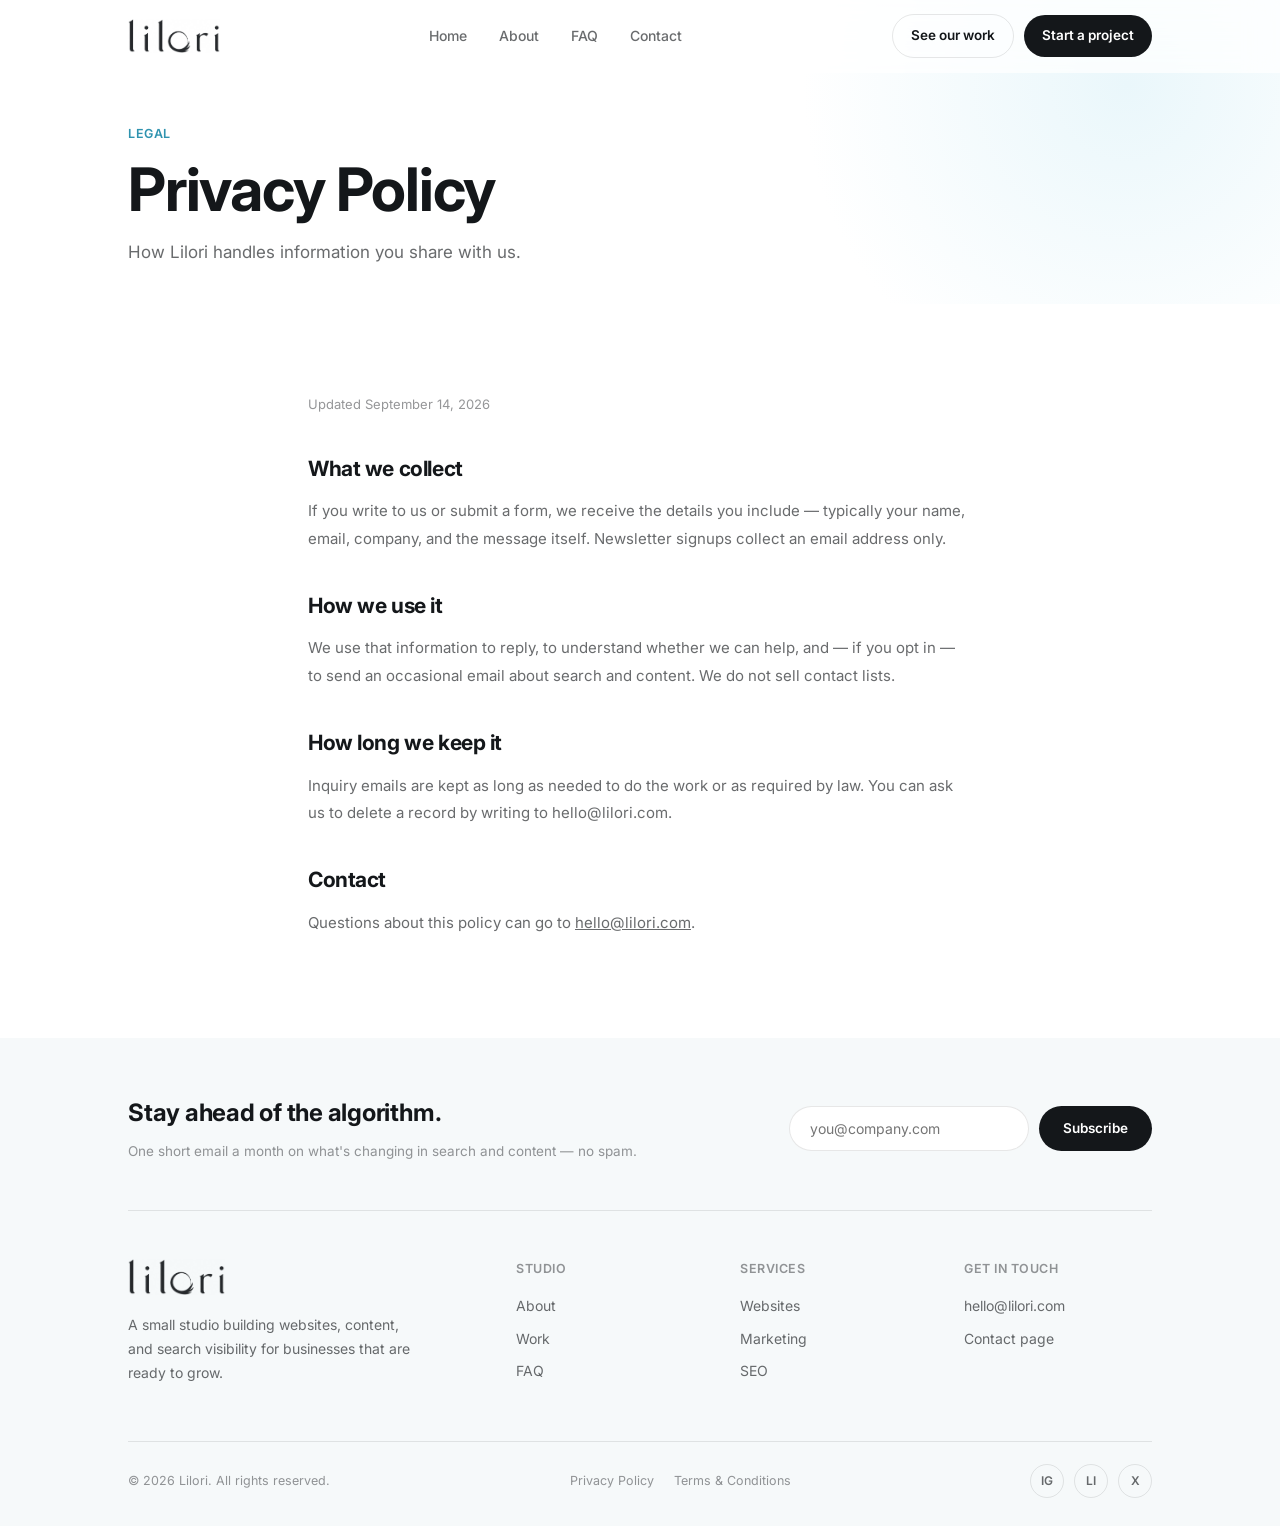
<file: privacy.html>
<!DOCTYPE html>
<html lang="en">
<head>
  <meta charset="UTF-8">
  <meta name="viewport" content="width=device-width, initial-scale=1.0">
  <title>Privacy Policy — Lilori</title>
  <meta name="description" content="How Lilori collects and uses information from inquiries and newsletters.">
  <meta name="theme-color" content="#ffffff">
  <link rel="icon" type="image/svg+xml" href="assets/lilori-logo.svg">
  <link rel="stylesheet" href="css/styles.css">
</head>
<body>
  <a class="skip-link" href="#main">Skip to content</a>
  <nav id="nav">
    <div class="nav-inner wrap">
      <a href="index.html" class="nav-logo"><img class="brand-mark" src="assets/lilori-logo.png" width="92" height="34" alt="Lilori"></a>
      <ul class="nav-links" id="navLinks">
        <li><a href="index.html">Home</a></li>
        <li><a href="about.html">About</a></li>
        <li><a href="faq.html">FAQ</a></li>
        <li><a href="contact.html">Contact</a></li>
        <li class="mobile-actions">
          <a href="index.html#work" class="btn btn-ghost">See our work</a>
          <a href="contact.html" class="btn btn-fill">Start a project</a>
        </li>
      </ul>
      <div class="nav-actions">
        <a href="index.html#work" class="nav-ghost">See our work</a>
        <a href="contact.html" class="nav-fill">Start a project</a>
      </div>
      <button class="nav-burger" id="burger" aria-label="Menu" aria-expanded="false" aria-controls="navLinks">
        <span></span><span></span><span></span>
      </button>
    </div>
  </nav>
  <main id="main">

    <header class="page-hero">
      <div class="wrap">
        <span class="eyebrow">Legal</span>
        <h1>Privacy Policy</h1>
        <p>How Lilori handles information you share with us.</p>
      </div>
    </header>
    <section class="band">
      <div class="wrap legal-body">
        <p class="updated">Updated September 14, 2026</p>
        <h2>What we collect</h2>
        <p>If you write to us or submit a form, we receive the details you include — typically your name, email, company, and the message itself. Newsletter signups collect an email address only.</p>
        <h2>How we use it</h2>
        <p>We use that information to reply, to understand whether we can help, and — if you opt in — to send an occasional email about search and content. We do not sell contact lists.</p>
        <h2>How long we keep it</h2>
        <p>Inquiry emails are kept as long as needed to do the work or as required by law. You can ask us to delete a record by writing to hello@lilori.com.</p>
        <h2>Contact</h2>
        <p>Questions about this policy can go to <a href="mailto:hello@lilori.com">hello@lilori.com</a>.</p>
      </div>
    </section>

  </main>
  <footer>
    <div class="wrap">
      <div class="foot-newsletter" data-reveal>
        <div>
          <h3>Stay ahead of the algorithm.</h3>
          <p>One short email a month on what's changing in search and content — no spam.</p>
        </div>
        <form class="nl-form" id="nlForm">
          <input type="email" placeholder="you@company.com" required aria-label="Email address">
          <button type="submit">Subscribe</button>
        </form>
      </div>
      <div class="foot-top">
        <div class="foot-brand">
          <img class="brand-mark" src="assets/lilori-logo.png" width="92" height="34" alt="Lilori">
          <p>A small studio building websites, content, and search visibility for businesses that are ready to grow.</p>
        </div>
        <div class="foot-col">
          <h4>Studio</h4>
          <a href="about.html">About</a>
          <a href="index.html#work">Work</a>
          <a href="faq.html">FAQ</a>
        </div>
        <div class="foot-col">
          <h4>Services</h4>
          <a href="index.html#services">Websites</a>
          <a href="index.html#services">Marketing</a>
          <a href="index.html#services">SEO</a>
        </div>
        <div class="foot-col">
          <h4>Get in touch</h4>
          <a href="mailto:hello@lilori.com">hello@lilori.com</a>
          <a href="contact.html">Contact page</a>
        </div>
      </div>
      <div class="foot-bottom">
        <span>© 2026 Lilori. All rights reserved.</span>
        <div class="foot-legal">
          <a href="privacy.html">Privacy Policy</a>
          <a href="terms.html">Terms &amp; Conditions</a>
        </div>
        <div class="foot-social">
          <a href="#" aria-label="Instagram">IG</a>
          <a href="#" aria-label="LinkedIn">LI</a>
          <a href="#" aria-label="X">X</a>
        </div>
      </div>
    </div>
  </footer>
  <script src="js/main.js"></script>
</body>
</html>
</file>
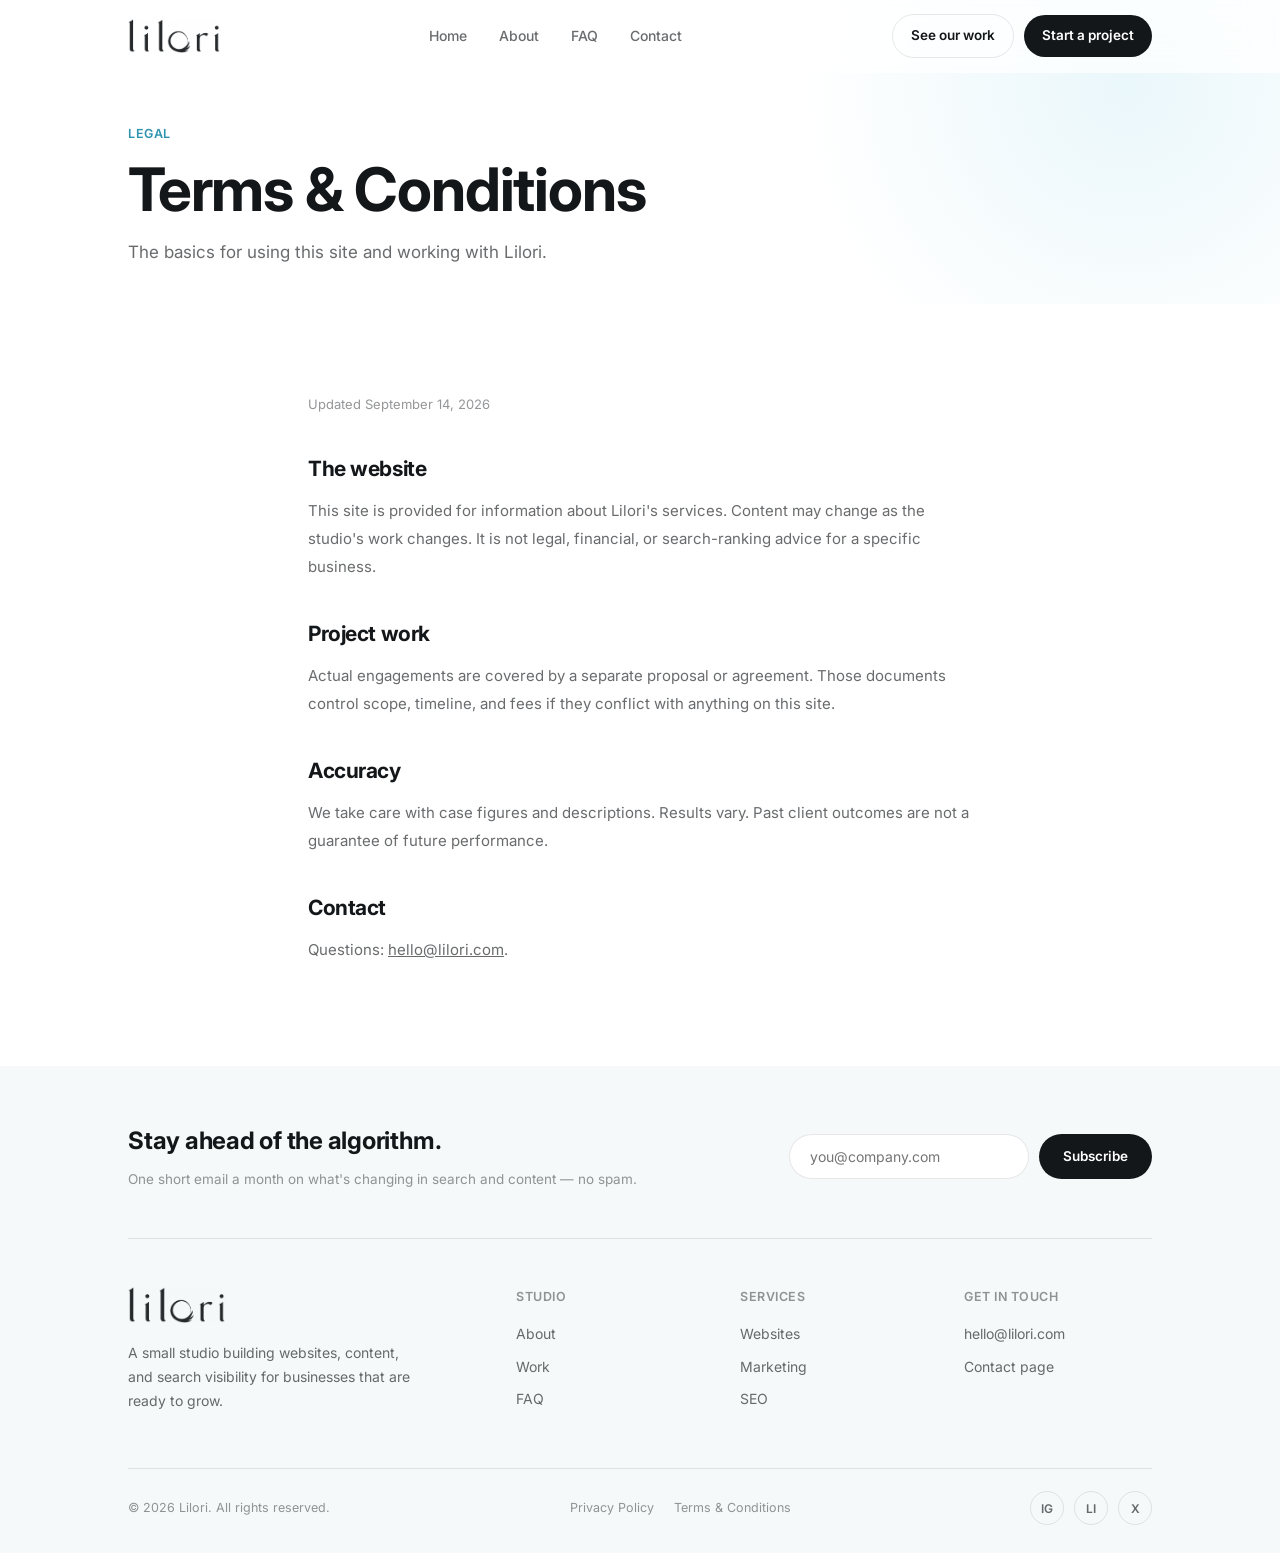
<file: terms.html>
<!DOCTYPE html>
<html lang="en">
<head>
  <meta charset="UTF-8">
  <meta name="viewport" content="width=device-width, initial-scale=1.0">
  <title>Terms & Conditions — Lilori</title>
  <meta name="description" content="Terms for using the Lilori website and engaging the studio.">
  <meta name="theme-color" content="#ffffff">
  <link rel="icon" type="image/svg+xml" href="assets/lilori-logo.svg">
  <link rel="stylesheet" href="css/styles.css">
</head>
<body>
  <a class="skip-link" href="#main">Skip to content</a>
  <nav id="nav">
    <div class="nav-inner wrap">
      <a href="index.html" class="nav-logo"><img class="brand-mark" src="assets/lilori-logo.png" width="92" height="34" alt="Lilori"></a>
      <ul class="nav-links" id="navLinks">
        <li><a href="index.html">Home</a></li>
        <li><a href="about.html">About</a></li>
        <li><a href="faq.html">FAQ</a></li>
        <li><a href="contact.html">Contact</a></li>
        <li class="mobile-actions">
          <a href="index.html#work" class="btn btn-ghost">See our work</a>
          <a href="contact.html" class="btn btn-fill">Start a project</a>
        </li>
      </ul>
      <div class="nav-actions">
        <a href="index.html#work" class="nav-ghost">See our work</a>
        <a href="contact.html" class="nav-fill">Start a project</a>
      </div>
      <button class="nav-burger" id="burger" aria-label="Menu" aria-expanded="false" aria-controls="navLinks">
        <span></span><span></span><span></span>
      </button>
    </div>
  </nav>
  <main id="main">

    <header class="page-hero">
      <div class="wrap">
        <span class="eyebrow">Legal</span>
        <h1>Terms &amp; Conditions</h1>
        <p>The basics for using this site and working with Lilori.</p>
      </div>
    </header>
    <section class="band">
      <div class="wrap legal-body">
        <p class="updated">Updated September 14, 2026</p>
        <h2>The website</h2>
        <p>This site is provided for information about Lilori's services. Content may change as the studio's work changes. It is not legal, financial, or search-ranking advice for a specific business.</p>
        <h2>Project work</h2>
        <p>Actual engagements are covered by a separate proposal or agreement. Those documents control scope, timeline, and fees if they conflict with anything on this site.</p>
        <h2>Accuracy</h2>
        <p>We take care with case figures and descriptions. Results vary. Past client outcomes are not a guarantee of future performance.</p>
        <h2>Contact</h2>
        <p>Questions: <a href="mailto:hello@lilori.com">hello@lilori.com</a>.</p>
      </div>
    </section>

  </main>
  <footer>
    <div class="wrap">
      <div class="foot-newsletter" data-reveal>
        <div>
          <h3>Stay ahead of the algorithm.</h3>
          <p>One short email a month on what's changing in search and content — no spam.</p>
        </div>
        <form class="nl-form" id="nlForm">
          <input type="email" placeholder="you@company.com" required aria-label="Email address">
          <button type="submit">Subscribe</button>
        </form>
      </div>
      <div class="foot-top">
        <div class="foot-brand">
          <img class="brand-mark" src="assets/lilori-logo.png" width="92" height="34" alt="Lilori">
          <p>A small studio building websites, content, and search visibility for businesses that are ready to grow.</p>
        </div>
        <div class="foot-col">
          <h4>Studio</h4>
          <a href="about.html">About</a>
          <a href="index.html#work">Work</a>
          <a href="faq.html">FAQ</a>
        </div>
        <div class="foot-col">
          <h4>Services</h4>
          <a href="index.html#services">Websites</a>
          <a href="index.html#services">Marketing</a>
          <a href="index.html#services">SEO</a>
        </div>
        <div class="foot-col">
          <h4>Get in touch</h4>
          <a href="mailto:hello@lilori.com">hello@lilori.com</a>
          <a href="contact.html">Contact page</a>
        </div>
      </div>
      <div class="foot-bottom">
        <span>© 2026 Lilori. All rights reserved.</span>
        <div class="foot-legal">
          <a href="privacy.html">Privacy Policy</a>
          <a href="terms.html">Terms &amp; Conditions</a>
        </div>
        <div class="foot-social">
          <a href="#" aria-label="Instagram">IG</a>
          <a href="#" aria-label="LinkedIn">LI</a>
          <a href="#" aria-label="X">X</a>
        </div>
      </div>
    </div>
  </footer>
  <script src="js/main.js"></script>
</body>
</html>
</file>
<file: css/styles.css>
@import url("https://fonts.googleapis.com/css2?family=Fraunces:ital,opsz,wght@0,9..144,440;0,9..144,560;1,9..144,440&family=Inter:wght@300;400;500;600;700&display=swap");

*,
*::before,
*::after {
  box-sizing: border-box;
  margin: 0;
  padding: 0;
}

:root {
  --paper: #ffffff;
  --paper2: #f6f9fa;
  --paper3: #eef3f5;
  --ink: #14171a;
  --ink-soft: rgba(20, 23, 26, 0.64);
  --ink-dim: rgba(20, 23, 26, 0.45);
  --ink-faint: rgba(20, 23, 26, 0.28);
  --ice-pale: #eaf7fb;
  --ice-soft: #cdecf4;
  --ice: #8fd6ea;
  --ice-mid: #5fbeda;
  --ice-deep: #2f93af;
  --line: rgba(20, 23, 26, 0.1);
  --line-soft: rgba(20, 23, 26, 0.07);
  --serif: "Fraunces", serif;
  --sans: "Inter", sans-serif;
  --ease: cubic-bezier(0.22, 0.7, 0.2, 1);
  --nav-h: 72px;
  --space: 48px;
}

html {
  scroll-behavior: smooth;
  scroll-padding-top: calc(var(--nav-h) + 12px);
}

body {
  background: var(--paper);
  color: var(--ink);
  font-family: var(--sans);
  font-size: 16px;
  line-height: 1.6;
  overflow-x: hidden;
  -webkit-font-smoothing: antialiased;
}

body.menu-open {
  overflow: hidden;
}

a {
  color: inherit;
}

img {
  max-width: 100%;
  display: block;
}

ul {
  list-style: none;
}

button {
  font-family: inherit;
  cursor: pointer;
}

:focus-visible {
  outline: 2px solid var(--ice-deep);
  outline-offset: 3px;
}

.skip-link {
  position: absolute;
  left: 16px;
  top: -48px;
  z-index: 400;
  background: var(--ink);
  color: var(--paper);
  padding: 10px 16px;
  border-radius: 999px;
  text-decoration: none;
  font-size: 13px;
  font-weight: 600;
}

.skip-link:focus {
  top: 16px;
}

.wrap {
  max-width: 1120px;
  margin: 0 auto;
  padding: 0 var(--space);
}

@media (max-width: 720px) {
  :root {
    --space: 24px;
    --nav-h: 64px;
  }
}

.eyebrow {
  font-size: 12.5px;
  font-weight: 600;
  color: var(--ice-deep);
  letter-spacing: 0.04em;
  text-transform: uppercase;
}

h1,
h2,
h3,
h4 {
  font-family: var(--sans);
  font-weight: 700;
  letter-spacing: -0.02em;
}

.serif {
  font-family: var(--serif);
  font-weight: 500;
  font-style: italic;
  letter-spacing: 0;
}

/* Nav */
nav {
  position: fixed;
  inset: 0 0 auto;
  z-index: 200;
  background: rgba(255, 255, 255, 0.72);
  backdrop-filter: blur(16px);
  -webkit-backdrop-filter: blur(16px);
  border-bottom: 1px solid transparent;
  transition: background 0.3s var(--ease), border-color 0.3s var(--ease), box-shadow 0.3s var(--ease);
}

nav.on {
  background: rgba(255, 255, 255, 0.94);
  border-color: var(--line);
  box-shadow: 0 8px 24px -20px rgba(20, 23, 26, 0.45);
}

.nav-inner {
  display: flex;
  align-items: center;
  justify-content: space-between;
  min-height: var(--nav-h);
  gap: 24px;
}

.nav-logo {
  display: flex;
  align-items: center;
  text-decoration: none;
  color: var(--ink);
  flex: none;
}

.nav-logo img,
.nav-logo svg,
.brand-mark {
  height: 34px;
  width: auto;
  max-width: none;
  display: block;
  flex: none;
  image-rendering: auto;
}

.foot-brand .brand-mark {
  height: 36px;
  margin-bottom: 18px;
}

.nav-links {
  display: flex;
  align-items: center;
  gap: 32px;
}

.mobile-actions {
  display: none;
}

.nav-links a {
  font-size: 14px;
  color: var(--ink-soft);
  text-decoration: none;
  font-weight: 500;
  transition: color 0.2s;
}

.nav-links a.active,
.nav-links a:hover {
  color: var(--ink);
}

.nav-actions {
  display: flex;
  align-items: center;
  gap: 10px;
}

.nav-ghost,
.nav-fill {
  font-size: 13.5px;
  font-weight: 600;
  padding: 10px 18px;
  border-radius: 999px;
  text-decoration: none;
  transition: border-color 0.2s, background 0.2s, color 0.2s, transform 0.2s;
}

.nav-ghost {
  border: 1px solid var(--line);
  color: var(--ink);
}

.nav-ghost:hover {
  border-color: var(--ink);
  background: var(--paper2);
}

.nav-fill {
  background: var(--ink);
  color: var(--paper);
}

.nav-fill:hover {
  background: var(--ice-deep);
  transform: translateY(-1px);
}

.nav-burger {
  display: none;
  width: 40px;
  height: 40px;
  position: relative;
  background: none;
  border: none;
  padding: 0;
  z-index: 210;
}

.nav-burger span {
  position: absolute;
  left: 9px;
  width: 22px;
  height: 1.5px;
  background: var(--ink);
  transition: transform 0.3s var(--ease), opacity 0.2s;
}

.nav-burger span:nth-child(1) {
  top: 14px;
}

.nav-burger span:nth-child(2) {
  top: 19px;
}

.nav-burger span:nth-child(3) {
  top: 24px;
}

.nav-burger[aria-expanded="true"] span:nth-child(1) {
  transform: translateY(5px) rotate(45deg);
}

.nav-burger[aria-expanded="true"] span:nth-child(2) {
  opacity: 0;
}

.nav-burger[aria-expanded="true"] span:nth-child(3) {
  transform: translateY(-5px) rotate(-45deg);
}

@media (max-width: 960px) {
  .nav-actions {
    display: none;
  }

  .nav-links {
    position: fixed;
    top: 0;
    left: 0;
    width: 100%;
    height: 100vh;
    background: var(--paper);
    flex-direction: column;
    justify-content: center;
    gap: 28px;
    transform: translateY(-100%);
    transition: transform 0.45s var(--ease);
  }

  .nav-links.open {
    transform: translateY(0);
  }

  .nav-links a {
    color: var(--ink);
    font-size: 28px;
    font-weight: 600;
  }

  .nav-links a.active,
  .nav-links a:hover {
    color: var(--ice-deep);
  }

  .mobile-actions {
    display: flex;
    gap: 12px;
    margin-top: 8px;
    flex-wrap: wrap;
    justify-content: center;
  }

  .nav-links .mobile-actions a {
    font-size: 14.5px;
  }

  .nav-burger {
    display: block;
  }
}

/* Buttons */
.btn {
  font-size: 14.5px;
  font-weight: 600;
  padding: 15px 26px;
  border-radius: 999px;
  text-decoration: none;
  display: inline-flex;
  align-items: center;
  gap: 8px;
  transition: background 0.2s, color 0.2s, border-color 0.2s, transform 0.2s, box-shadow 0.2s;
  border: 1px solid transparent;
}

.btn-fill {
  background: var(--ink);
  color: var(--paper);
}

.btn-fill:hover {
  background: var(--ice-deep);
  transform: translateY(-1px);
  box-shadow: 0 10px 20px -12px rgba(47, 147, 175, 0.8);
}

.btn-ghost {
  border-color: var(--line);
  color: var(--ink);
}

.btn-ghost:hover {
  border-color: var(--ink);
  background: var(--paper2);
}

/* Hero */
.hero {
  background: var(--paper);
  position: relative;
  overflow: hidden;
  display: flex;
  align-items: center;
  padding: calc(var(--nav-h) + 48px) 0 8px;
}

.hero::before {
  content: "";
  position: absolute;
  right: -12%;
  top: -18%;
  width: 62%;
  height: 130%;
  background: radial-gradient(circle at 60% 40%, var(--ice-pale) 0%, rgba(234, 247, 251, 0) 68%);
  pointer-events: none;
}

.hero-mark-wrap {
  position: absolute;
  top: 26%;
  right: 80px;
  width: min(30vw, 400px);
  pointer-events: none;
  z-index: 0;
  animation: mark-drift 18s ease-in-out infinite;
}

.hero-mark {
  display: block;
  width: 100%;
  height: auto;
  opacity: 0.055;
  user-select: none;
  color: var(--ink);
}

.hero-inner {
  position: relative;
  z-index: 1;
  max-width: 820px;
}

.hero-kicker {
  display: flex;
  align-items: center;
  gap: 10px;
  margin-bottom: 22px;
}

.hero-kicker .dot {
  width: 7px;
  height: 7px;
  border-radius: 50%;
  background: var(--ice-deep);
  box-shadow: 0 0 0 0 rgba(47, 147, 175, 0.55);
  animation: pulse-dot 2.4s ease-out infinite;
}

.hero-kicker span {
  font-size: 13px;
  letter-spacing: 0.02em;
  color: var(--ink-soft);
  font-weight: 500;
}

.hero h1 {
  font-size: clamp(40px, 6.2vw, 80px);
  line-height: 1.02;
  color: var(--ink);
  letter-spacing: -0.035em;
}

.hero h1 .serif {
  color: var(--ice-deep);
  font-size: 0.94em;
}

.hero p {
  margin-top: 24px;
  max-width: 52ch;
  color: var(--ink-soft);
  font-size: 18px;
  line-height: 1.7;
}

.hero-actions {
  margin-top: 36px;
  display: flex;
  gap: 12px;
  flex-wrap: wrap;
  align-items: center;
}

.hero-strip {
  margin-top: 52px;
  display: grid;
  grid-template-columns: repeat(4, 1fr);
  border-top: 1px solid var(--line);
}

.hero-strip .stat {
  padding: 24px 20px 0 0;
  border-right: 1px solid var(--line);
}

.hero-strip .stat:last-child {
  border-right: none;
  padding-right: 0;
}

.hero-strip .stat:not(:first-child) {
  padding-left: 24px;
}

.hero-strip .stat b {
  font-size: 30px;
  font-weight: 700;
  display: block;
  color: var(--ink);
  letter-spacing: -0.03em;
}

.hero-strip .stat span {
  font-size: 12.5px;
  color: var(--ink-dim);
  display: block;
  margin-top: 6px;
  max-width: 28ch;
  line-height: 1.45;
}

@media (max-width: 860px) {
  .hero-mark-wrap {
    right: 20px;
    width: min(48vw, 240px);
    top: 28%;
  }

  .hero-strip {
    grid-template-columns: 1fr 1fr;
  }

  .hero-strip .stat {
    border-right: none;
    border-bottom: 1px solid var(--line);
    padding: 20px 16px 20px 0;
  }

  .hero-strip .stat:nth-child(odd) {
    border-right: 1px solid var(--line);
    padding-right: 16px;
  }

  .hero-strip .stat:nth-child(n + 3) {
    border-bottom: none;
  }

  .hero-strip .stat:not(:first-child) {
    padding-left: 16px;
  }
}

/* Sections */
.head {
  max-width: 640px;
  margin-bottom: 48px;
}

.head h2 {
  font-size: clamp(28px, 3.6vw, 44px);
  line-height: 1.08;
  margin-top: 12px;
  color: var(--ink);
}

.head p {
  margin-top: 14px;
  color: var(--ink-soft);
  font-size: 16px;
  line-height: 1.7;
}

.head.split {
  display: flex;
  justify-content: space-between;
  align-items: flex-end;
  gap: 40px;
  max-width: none;
}

.head.split .head-copy {
  max-width: 600px;
}

.head-aside {
  max-width: 34ch;
  color: var(--ink-soft);
  font-size: 15px;
  line-height: 1.7;
  padding-bottom: 4px;
}

@media (max-width: 720px) {
  .head.split {
    flex-direction: column;
    align-items: flex-start;
  }
}

section.band {
  padding: 88px 0;
  position: relative;
}

section.band.alt {
  background: var(--paper2);
}

@media (max-width: 720px) {
  section.band {
    padding: 64px 0;
  }
}

/* Services */
.svc-row {
  display: grid;
  grid-template-columns: 1fr 1fr;
  gap: 56px;
  align-items: center;
  padding: 48px 0;
  border-top: 1px solid var(--line);
}

.svc-row:last-child {
  border-bottom: 1px solid var(--line);
}

.svc-row.rev .svc-media {
  order: 2;
}

.svc-media {
  aspect-ratio: 4 / 3;
  border-radius: 20px;
  background: var(--paper2);
  display: flex;
  align-items: center;
  justify-content: center;
  position: relative;
  overflow: hidden;
}

.svc-media svg {
  width: 62%;
  height: 62%;
  animation: spin-slow 28s linear infinite;
}

.svc-tag {
  position: absolute;
  top: 18px;
  left: 18px;
  font-size: 11.5px;
  font-weight: 600;
  background: var(--paper);
  padding: 6px 12px;
  border-radius: 999px;
  color: var(--ice-deep);
  border: 1px solid var(--ice-soft);
  z-index: 1;
}

.svc-body .svc-eyebrow {
  font-size: 12.5px;
  color: var(--ink-dim);
  font-weight: 600;
  margin-bottom: 12px;
  letter-spacing: 0.02em;
}

.svc-body h3 {
  font-size: clamp(24px, 2.6vw, 32px);
  margin-bottom: 14px;
}

.svc-body p {
  color: var(--ink-soft);
  font-size: 15.5px;
  line-height: 1.75;
  margin-bottom: 22px;
  max-width: 48ch;
}

.svc-specs {
  display: grid;
  grid-template-columns: 1fr 1fr;
  gap: 10px 20px;
  margin-bottom: 24px;
}

.svc-specs li {
  font-size: 13.5px;
  color: var(--ink-soft);
  padding-left: 16px;
  position: relative;
}

.svc-specs li::before {
  content: "";
  position: absolute;
  left: 0;
  top: 8px;
  width: 7px;
  height: 1px;
  background: var(--ice-deep);
}

.svc-links {
  display: flex;
  gap: 12px;
  flex-wrap: wrap;
}

@media (max-width: 860px) {
  .svc-row {
    grid-template-columns: 1fr;
    gap: 24px;
    padding: 36px 0;
  }

  .svc-row.rev .svc-media {
    order: 0;
  }

  .svc-specs {
    grid-template-columns: 1fr;
  }
}

/* Benefits */
.benefits-grid {
  display: grid;
  grid-template-columns: repeat(3, 1fr);
  gap: 20px;
}

.benefit-card {
  border-radius: 20px;
  padding: 32px 28px;
  min-height: 240px;
  display: flex;
  flex-direction: column;
  justify-content: flex-end;
  position: relative;
  overflow: hidden;
  transition: transform 0.35s var(--ease);
}

.benefit-card:hover {
  transform: translateY(-4px);
}

.benefit-card .ring-bg {
  position: absolute;
  inset: 0;
  opacity: 0.7;
}

.benefit-card .b-label {
  font-size: 13px;
  font-weight: 600;
  color: var(--ink-soft);
  margin-bottom: 6px;
  position: relative;
}

.benefit-card .b-metric {
  font-size: 42px;
  font-weight: 700;
  letter-spacing: -0.03em;
  margin-bottom: 10px;
  position: relative;
}

.benefit-card .b-desc {
  font-size: 13.5px;
  color: var(--ink-soft);
  line-height: 1.65;
  max-width: 30ch;
  position: relative;
}

.benefit-1 {
  background: var(--ice-pale);
}

.benefit-2 {
  background: var(--paper);
}

.benefit-3 {
  background: var(--paper3);
}

@media (max-width: 860px) {
  .benefits-grid {
    grid-template-columns: 1fr;
  }

  .benefit-card {
    min-height: 200px;
  }
}

/* Feature */
.feature-split {
  display: grid;
  grid-template-columns: 0.95fr 1.05fr;
  gap: 56px;
  align-items: center;
}

.feature-copy .head {
  margin-bottom: 8px;
}

.feature-list {
  display: flex;
  flex-direction: column;
  gap: 16px;
  margin-top: 8px;
}

.feature-list li {
  display: flex;
  gap: 12px;
  font-size: 14.5px;
  color: var(--ink-soft);
  line-height: 1.6;
}

.feature-check {
  width: 22px;
  height: 22px;
  border-radius: 50%;
  background: var(--ice);
  flex: none;
  display: flex;
  align-items: center;
  justify-content: center;
  font-size: 11px;
  color: var(--ink);
  margin-top: 1px;
}

.dash-mock {
  background: var(--ink);
  border-radius: 22px;
  padding: 24px;
  color: var(--paper);
  box-shadow: 0 30px 70px -30px rgba(20, 23, 26, 0.35);
}

.dash-top {
  display: flex;
  justify-content: space-between;
  align-items: center;
  margin-bottom: 20px;
}

.dash-top b {
  font-size: 14px;
}

.dash-top span {
  font-size: 11.5px;
  color: rgba(255, 255, 255, 0.4);
}

.dash-chart {
  height: 140px;
  display: flex;
  align-items: flex-end;
  gap: 6px;
  margin-bottom: 18px;
}

.dash-chart i {
  flex: 1;
  background: linear-gradient(180deg, var(--ice), var(--ice-mid));
  border-radius: 4px 4px 0 0;
  display: block;
  transform: scaleY(0.08);
  transform-origin: bottom;
  transition: transform 0.8s var(--ease);
}

.dash-mock.in-view .dash-chart i {
  transform: scaleY(1);
}

.dash-chart i:nth-child(1) { transition-delay: 0.05s; }
.dash-chart i:nth-child(2) { transition-delay: 0.1s; }
.dash-chart i:nth-child(3) { transition-delay: 0.15s; }
.dash-chart i:nth-child(4) { transition-delay: 0.2s; }
.dash-chart i:nth-child(5) { transition-delay: 0.25s; }
.dash-chart i:nth-child(6) { transition-delay: 0.3s; }
.dash-chart i:nth-child(7) { transition-delay: 0.35s; }
.dash-chart i:nth-child(8) { transition-delay: 0.4s; }
.dash-chart i:nth-child(9) { transition-delay: 0.45s; }
.dash-chart i:nth-child(10) { transition-delay: 0.5s; }

.dash-stats {
  display: grid;
  grid-template-columns: repeat(3, 1fr);
  gap: 12px;
}

.dash-stats div {
  background: rgba(255, 255, 255, 0.06);
  border-radius: 12px;
  padding: 12px;
}

.dash-stats b {
  display: block;
  font-size: 19px;
  font-weight: 700;
}

.dash-stats span {
  font-size: 11px;
  color: rgba(255, 255, 255, 0.5);
}

@media (max-width: 860px) {
  .feature-split {
    grid-template-columns: 1fr;
    gap: 32px;
  }
}

/* Results */
.results-grid {
  display: grid;
  grid-template-columns: repeat(3, 1fr);
  gap: 1px;
  background: var(--line);
  border: 1px solid var(--line);
  border-radius: 20px;
  overflow: hidden;
}

.result-card {
  background: var(--paper);
  padding: 32px 28px;
}

.result-metric {
  font-size: 38px;
  color: var(--ink);
  font-weight: 700;
  letter-spacing: -0.03em;
}

.result-label {
  font-size: 13.5px;
  color: var(--ink-soft);
  margin-top: 10px;
  line-height: 1.6;
}

.quote-card {
  max-width: 680px;
}

.quote-card p {
  font-family: var(--serif);
  font-style: italic;
  font-size: clamp(22px, 2.4vw, 28px);
  line-height: 1.45;
  color: var(--ink);
  margin-bottom: 24px;
  font-weight: 500;
}

.quote-who {
  display: flex;
  align-items: center;
  gap: 12px;
}

.quote-avatar {
  width: 40px;
  height: 40px;
  border-radius: 50%;
  background: var(--ice-pale);
  display: flex;
  align-items: center;
  justify-content: center;
  color: var(--ice-deep);
  font-size: 13px;
  font-weight: 700;
}

.quote-who b {
  font-size: 14px;
  font-weight: 600;
  display: block;
}

.quote-who span {
  font-size: 12.5px;
  color: var(--ink-dim);
}

@media (max-width: 860px) {
  .results-grid {
    grid-template-columns: 1fr;
  }
}

/* Work */
.work-grid {
  display: grid;
  grid-template-columns: repeat(2, 1fr);
  gap: 16px;
}

.work-card {
  background: var(--paper);
  border-radius: 20px;
  padding: 28px;
  display: flex;
  flex-direction: column;
  justify-content: space-between;
  min-height: 188px;
  transition: background 0.3s, transform 0.3s var(--ease), box-shadow 0.3s;
}

.band.alt .work-card {
  background: var(--paper);
}

.work-card:hover {
  background: var(--ice-pale);
  transform: translateY(-3px);
  box-shadow: 0 18px 40px -32px rgba(20, 23, 26, 0.5);
}

.work-tag {
  font-size: 11.5px;
  font-weight: 600;
  color: var(--ice-deep);
  background: var(--paper2);
  padding: 5px 12px;
  border-radius: 999px;
  display: inline-block;
  border: 1px solid var(--ice-soft);
  align-self: flex-start;
}

.work-card h3 {
  font-size: 22px;
  margin-top: 20px;
}

.work-card p {
  color: var(--ink-soft);
  font-size: 13.5px;
  margin-top: 8px;
}

@media (max-width: 720px) {
  .work-grid {
    grid-template-columns: 1fr;
  }
}

/* CTA */
.cta-section {
  padding: 24px 0 80px;
}

.cta-band {
  background: var(--ice-pale);
  padding: 64px;
  position: relative;
  overflow: hidden;
  border-radius: 28px;
}

.cta-band::after {
  content: "";
  position: absolute;
  right: -8%;
  top: -40%;
  width: 46%;
  height: 180%;
  border: 1px solid var(--ice-soft);
  border-radius: 50%;
  pointer-events: none;
}

.cta-inner {
  position: relative;
  z-index: 1;
  max-width: 640px;
}

.cta-band h2 {
  font-size: clamp(28px, 4vw, 44px);
  line-height: 1.08;
}

.cta-band p {
  margin-top: 16px;
  color: var(--ink-soft);
  font-size: 16px;
  max-width: 46ch;
}

.cta-band .btn {
  margin-top: 28px;
}

@media (max-width: 720px) {
  .cta-section {
    padding: 8px 0 48px;
  }

  .cta-band {
    padding: 40px 24px;
    border-radius: 20px;
  }
}

/* Footer */
footer {
  background: var(--paper2);
  padding: 8px 0 28px;
}

.foot-newsletter {
  padding: 48px 0;
  border-bottom: 1px solid var(--line);
  display: flex;
  justify-content: space-between;
  align-items: center;
  gap: 32px;
  flex-wrap: wrap;
}

.foot-newsletter h3 {
  font-size: 24px;
  letter-spacing: -0.01em;
  max-width: 360px;
}

.foot-newsletter p {
  font-size: 13.5px;
  color: var(--ink-dim);
  margin-top: 8px;
}

.nl-form {
  display: flex;
  gap: 10px;
  flex: none;
}

.nl-form input {
  background: var(--paper);
  border: 1px solid var(--line);
  border-radius: 999px;
  padding: 13px 20px;
  font-size: 14px;
  width: 240px;
  font-family: var(--sans);
}

.nl-form button {
  background: var(--ink);
  color: var(--paper);
  border: none;
  border-radius: 999px;
  padding: 13px 24px;
  font-size: 13.5px;
  font-weight: 600;
  transition: background 0.2s;
}

.nl-form button:hover {
  background: var(--ice-deep);
}

@media (max-width: 560px) {
  .nl-form {
    flex-direction: column;
    width: 100%;
  }

  .nl-form input {
    width: 100%;
  }
}

.foot-top {
  display: grid;
  grid-template-columns: 1.5fr 0.8fr 0.8fr 0.8fr;
  gap: 36px;
  padding: 48px 0;
}

.foot-brand p {
  color: var(--ink-soft);
  font-size: 14px;
  max-width: 32ch;
  line-height: 1.7;
}

.foot-col h4 {
  font-size: 12.5px;
  font-weight: 600;
  color: var(--ink-dim);
  margin-bottom: 16px;
  letter-spacing: 0.04em;
  text-transform: uppercase;
}

.foot-col a {
  display: block;
  font-size: 14px;
  color: var(--ink-soft);
  text-decoration: none;
  margin-bottom: 10px;
  transition: color 0.2s;
}

.foot-col a:hover {
  color: var(--ice-deep);
}

.foot-bottom {
  display: flex;
  justify-content: space-between;
  align-items: center;
  padding-top: 22px;
  flex-wrap: wrap;
  gap: 16px;
  border-top: 1px solid var(--line);
}

.foot-bottom span {
  font-size: 12.5px;
  color: var(--ink-dim);
}

.foot-legal {
  display: flex;
  gap: 20px;
}

.foot-legal a {
  font-size: 12.5px;
  color: var(--ink-dim);
  text-decoration: none;
}

.foot-legal a:hover {
  color: var(--ink);
}

.foot-social {
  display: flex;
  gap: 10px;
}

.foot-social a {
  width: 34px;
  height: 34px;
  border: 1px solid var(--line);
  border-radius: 50%;
  display: flex;
  align-items: center;
  justify-content: center;
  text-decoration: none;
  color: var(--ink-soft);
  font-size: 12px;
  font-weight: 600;
  transition: border-color 0.2s, color 0.2s, background 0.2s;
}

.foot-social a:hover {
  border-color: var(--ice-deep);
  color: var(--ice-deep);
  background: var(--ice-pale);
}

@media (max-width: 900px) {
  .foot-top {
    grid-template-columns: 1fr 1fr;
    row-gap: 32px;
  }
}

@media (max-width: 560px) {
  .foot-top {
    grid-template-columns: 1fr;
  }

  .foot-bottom {
    flex-direction: column;
    align-items: flex-start;
  }
}

/* Inner pages */
.page-hero {
  background: var(--paper);
  padding: calc(var(--nav-h) + 48px) 0 36px;
  position: relative;
  overflow: hidden;
}

.page-hero::before {
  content: "";
  position: absolute;
  right: -10%;
  top: -20%;
  width: 55%;
  height: 120%;
  background: radial-gradient(circle at 60% 40%, var(--ice-pale) 0%, rgba(234, 247, 251, 0) 68%);
  pointer-events: none;
}

.page-hero .wrap {
  position: relative;
  z-index: 1;
}

.page-hero h1 {
  font-size: clamp(36px, 5vw, 60px);
  margin-top: 12px;
  max-width: 16ch;
  line-height: 1.04;
}

.page-hero p {
  margin-top: 18px;
  max-width: 54ch;
  color: var(--ink-soft);
  font-size: 17px;
  line-height: 1.75;
}

.about-story {
  display: grid;
  grid-template-columns: 1fr 1fr;
  gap: 56px;
  align-items: start;
}

.about-story p {
  color: var(--ink-soft);
  font-size: 16px;
  line-height: 1.8;
  margin-bottom: 16px;
}

.about-figure {
  background: var(--paper2);
  border-radius: 20px;
  padding: 36px;
  position: sticky;
  top: calc(var(--nav-h) + 24px);
}

.about-figure .big {
  font-size: 46px;
  color: var(--ice-deep);
  font-weight: 700;
  letter-spacing: -0.03em;
}

.about-figure .cap {
  font-size: 13.5px;
  color: var(--ink-soft);
  margin-top: 8px;
  line-height: 1.6;
}

.about-figure hr {
  border: none;
  border-top: 1px solid var(--line);
  margin: 24px 0;
}

@media (max-width: 860px) {
  .about-story {
    grid-template-columns: 1fr;
  }

  .about-figure {
    position: static;
  }
}

.values-grid {
  display: grid;
  grid-template-columns: repeat(2, 1fr);
  gap: 16px;
}

.value-card {
  background: var(--paper2);
  border-radius: 18px;
  padding: 28px;
}

.value-card h3 {
  font-size: 18px;
  margin-bottom: 10px;
}

.value-card p {
  font-size: 14px;
  color: var(--ink-soft);
  line-height: 1.75;
}

@media (max-width: 720px) {
  .values-grid {
    grid-template-columns: 1fr;
  }
}

.faq-list {
  border-top: 1px solid var(--line);
}

.faq-item {
  border-bottom: 1px solid var(--line);
}

.faq-item summary {
  list-style: none;
  cursor: pointer;
  padding: 22px 4px;
  display: flex;
  justify-content: space-between;
  align-items: center;
  gap: 24px;
  font-size: 18px;
  font-weight: 600;
}

.faq-item summary::-webkit-details-marker {
  display: none;
}

.faq-plus {
  width: 22px;
  height: 22px;
  position: relative;
  flex: none;
}

.faq-plus::before,
.faq-plus::after {
  content: "";
  position: absolute;
  background: var(--ink);
  transition: transform 0.3s var(--ease), opacity 0.3s;
}

.faq-plus::before {
  left: 0;
  top: 50%;
  width: 100%;
  height: 1.5px;
  transform: translateY(-50%);
}

.faq-plus::after {
  top: 0;
  left: 50%;
  height: 100%;
  width: 1.5px;
  transform: translateX(-50%);
}

.faq-item[open] .faq-plus::after {
  transform: translateX(-50%) rotate(90deg);
  opacity: 0;
}

.faq-item p {
  padding: 0 4px 26px;
  max-width: 70ch;
  color: var(--ink-soft);
  font-size: 15px;
  line-height: 1.8;
}

.contact-grid {
  display: grid;
  grid-template-columns: 0.9fr 1.1fr;
  gap: 56px;
}

.contact-info h3 {
  font-size: 22px;
  margin-bottom: 16px;
}

.info-row {
  display: flex;
  gap: 16px;
  padding: 16px 0;
  border-top: 1px solid var(--line);
}

.info-row:last-child {
  border-bottom: 1px solid var(--line);
}

.info-row b {
  display: block;
  font-size: 13.5px;
  margin-bottom: 4px;
}

.info-row span,
.info-row a {
  font-size: 14px;
  color: var(--ink-soft);
  text-decoration: none;
}

.info-row a:hover {
  color: var(--ice-deep);
}

.field {
  margin-bottom: 18px;
}

.field label {
  display: block;
  font-size: 12.5px;
  color: var(--ink-soft);
  margin-bottom: 8px;
  font-weight: 500;
}

.field input,
.field textarea,
.field select {
  width: 100%;
  background: var(--paper2);
  border: 1px solid var(--line);
  padding: 14px 16px;
  font-family: var(--sans);
  font-size: 14.5px;
  color: var(--ink);
  transition: border-color 0.2s, background 0.2s;
  border-radius: 12px;
}

.field input:focus,
.field textarea:focus,
.field select:focus {
  border-color: var(--ice-deep);
  background: var(--paper);
  outline: none;
}

.field textarea {
  resize: vertical;
  min-height: 130px;
}

.field-row {
  display: grid;
  grid-template-columns: 1fr 1fr;
  gap: 16px;
}

@media (max-width: 860px) {
  .contact-grid {
    grid-template-columns: 1fr;
    gap: 40px;
  }

  .field-row {
    grid-template-columns: 1fr;
  }
}

.legal-body {
  max-width: 760px;
}

.legal-body h2 {
  font-size: 21px;
  margin: 36px 0 12px;
}

.legal-body h2:first-child {
  margin-top: 0;
}

.legal-body p,
.legal-body li {
  color: var(--ink-soft);
  font-size: 15px;
  line-height: 1.85;
  margin-bottom: 14px;
}

.legal-body ul {
  padding-left: 20px;
  list-style: disc;
}

.legal-body .updated {
  color: var(--ink-dim);
  font-size: 13px;
  margin-bottom: 32px;
}

/* Reveal */
[data-reveal] {
  opacity: 0;
  transform: translateY(16px);
  transition: opacity 0.7s var(--ease), transform 0.7s var(--ease);
}

[data-reveal].in {
  opacity: 1;
  transform: none;
}

@keyframes pulse-dot {
  0% {
    box-shadow: 0 0 0 0 rgba(47, 147, 175, 0.5);
  }
  70% {
    box-shadow: 0 0 0 10px rgba(47, 147, 175, 0);
  }
  100% {
    box-shadow: 0 0 0 0 rgba(47, 147, 175, 0);
  }
}

@keyframes spin-slow {
  to {
    transform: rotate(360deg);
  }
}

@keyframes mark-drift {
  0%,
  100% {
    transform: translate3d(0, 0, 0);
  }
  50% {
    transform: translate3d(-10px, 8px, 0);
  }
}

@media (prefers-reduced-motion: reduce) {
  html {
    scroll-behavior: auto;
  }

  [data-reveal],
  .dash-chart i,
  .svc-media svg,
  .hero-mark-wrap,
  .hero-mark,
  .hero-kicker .dot,
  .benefit-card,
  .work-card {
    animation: none !important;
    transition: none !important;
    opacity: 1;
    transform: none;
  }
}
</file>
